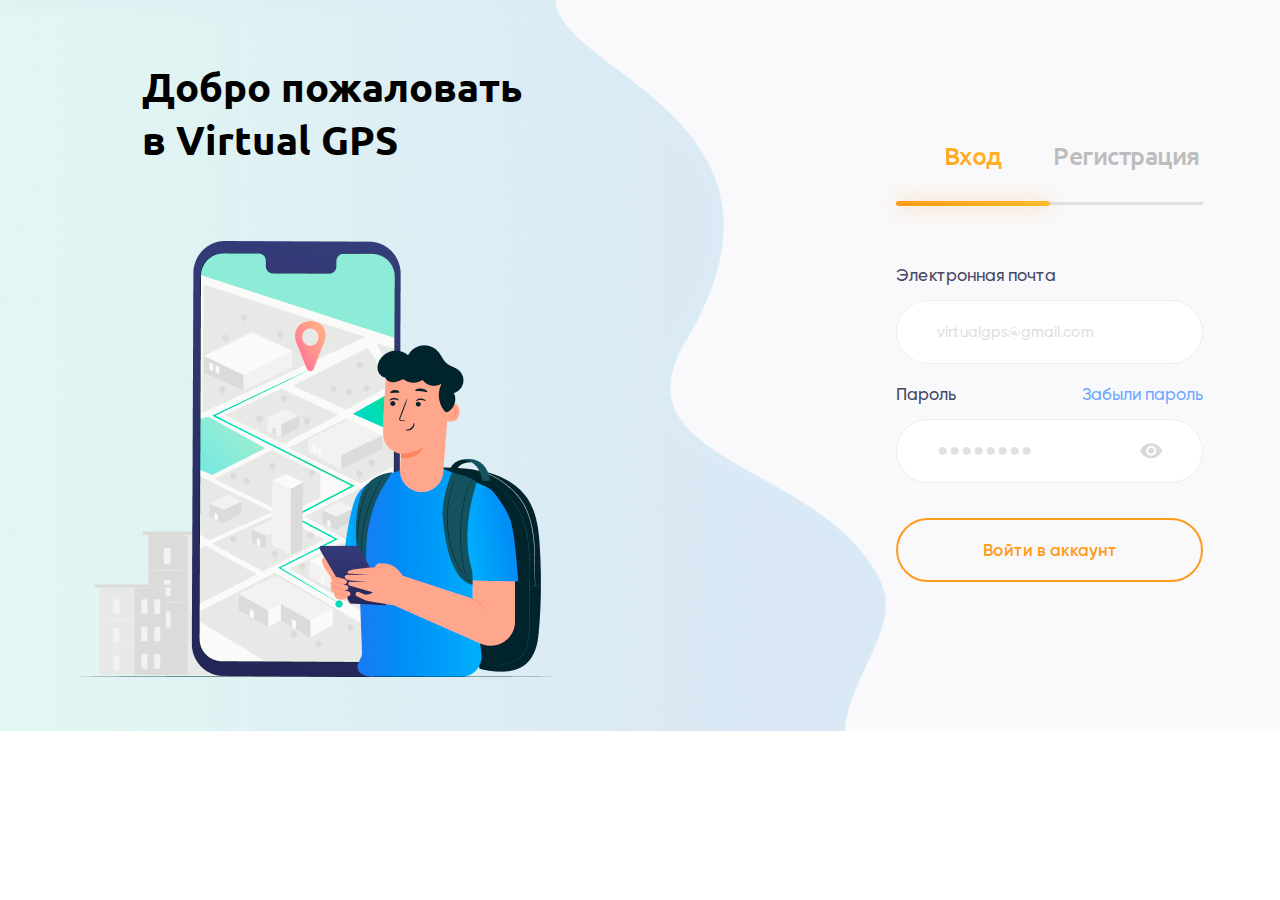
<file: login/index.html>
<!DOCTYPE html>
<html lang="en">
<head>
	<meta charset="UTF-8">
	<meta name="viewport" content="width=device-width, initial-scale=1.0">
	<title>Document</title>
	<link rel="stylesheet" href="css/style.css">
</head>
<body>
	<section class="auth-section">
		<div>
			<h3>Добро пожаловать<br>в Virtual GPS</h3>
			<img src="images/welcome.png" alt="Welcome Image">
		</div>
		<div>
			<div class="tabs">
				<a href="#" class="active">Вход</a>
				<a href="#">Регистрация</a>
				<span class="hr"></span>
			</div>
			<form action="/">
				<label>
					<p>Электронная почта</p>
					<input type="email" placeholder="virtualgps@gmail.com" name="email">
				</label>
				<label>
					<p><span>Пароль</span><a href="#">Забыли пароль</a></p>
					<div class="password-wrapper">
					<input type="password" name="password" placeholder="••••••••">
					<a href="#" class="password-control"></a>	
					</div>
				</label>
				<input type="submit" value="Войти в аккаунт">
			</form>
		</div>
	</section>
	<script src="js/jquery-3.4.1.min.js"></script>
	<script src="js/script.js"></script>
</body>
</html>
</file>
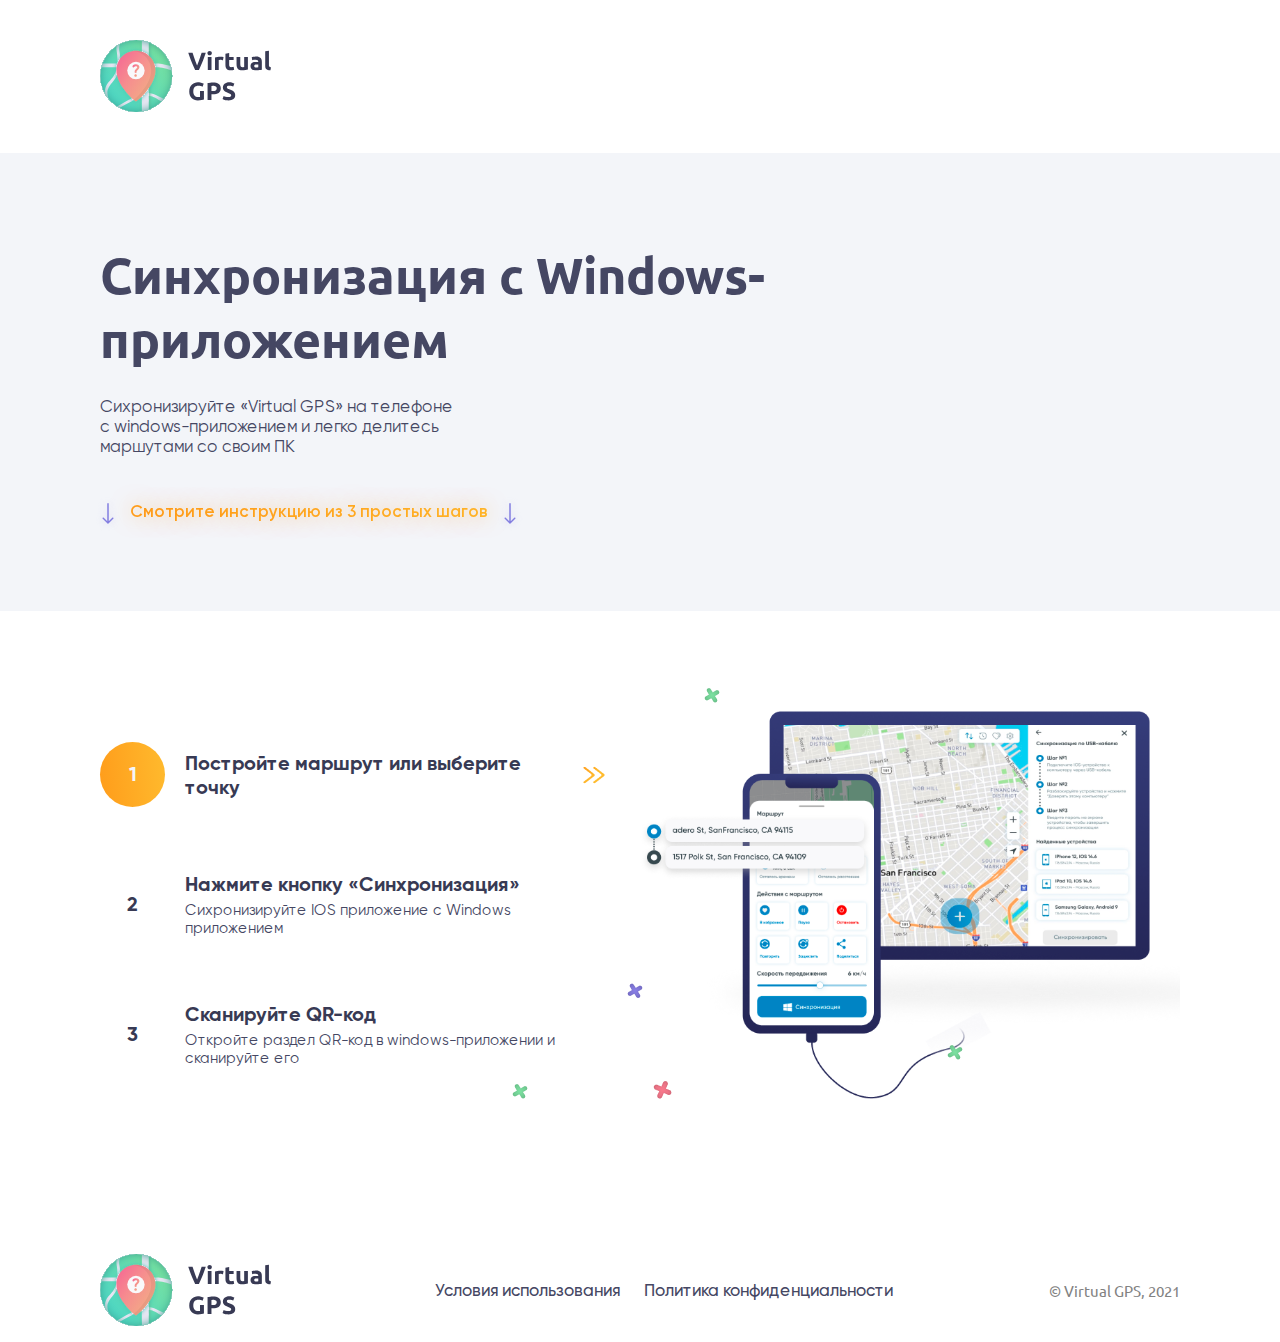
<file: page1/index.html>
<!DOCTYPE html>
<html lang="en">
<head>
	<meta charset="UTF-8">
	<meta name="viewport" content="width=device-width, initial-scale=1.0">
	<title>Document</title>
	<link rel="stylesheet" href="css/style.css">
</head>
<body>
	<header class="content">
		<img src="images/logo.svg" alt="Logo">
	</header>
	<section class="sync content">
		<h3>Синхронизация с Windows-приложением</h3>
		<p>Сихронизируйте «Virtual GPS» на телефоне с windows-приложением и легко делитесь маршутами со своим ПК</p>
		<a href="#">Смотрите инструкцию из 3 простых шагов</a>
	</section>
	<section class="steps content">
		<div class="steps-nav">
			<p class="active"><i>1</i><span>Постройте маршрут или выберите точку</span></p>
			<p><i>2</i><span>Нажмите кнопку «Синхронизация»<span>Сихронизируйте IOS приложение с Windows приложением</span></span></p>
			<p><i>3</i><span>Сканируйте QR-код <span>Откройте раздел QR-код в windows-приложении и сканируйте его</span></span></p>
		</div>
		<p class="steps-mobile"></p>
		<div class="steps-content">
			<img src="images/step1.png" alt="Step 1" class="active">
			<img src="images/step2.png" alt="Step 2">
			<img src="images/step3.png" alt="Step 3">
		</div>
		<span class="icon icon1"></span>
		<span class="icon icon2"></span>
		<span class="icon icon3"></span>
		<span class="icon icon4"></span>
		<span class="icon icon5"></span>
	</section>
	<footer class="content">
		<img src="images/logo.svg" alt="Logo">
		<ul>
			<li><a href="#">Условия использования</a></li>
			<li><a href="#">Политика конфиденциальности</a></li>
		</ul>
		<p>© Virtual GPS, 2021</p>
	</footer>
	<script src="js/jquery-3.4.1.min.js"></script>
	<script src="js/script.js"></script>
</body>
</html>
</file>
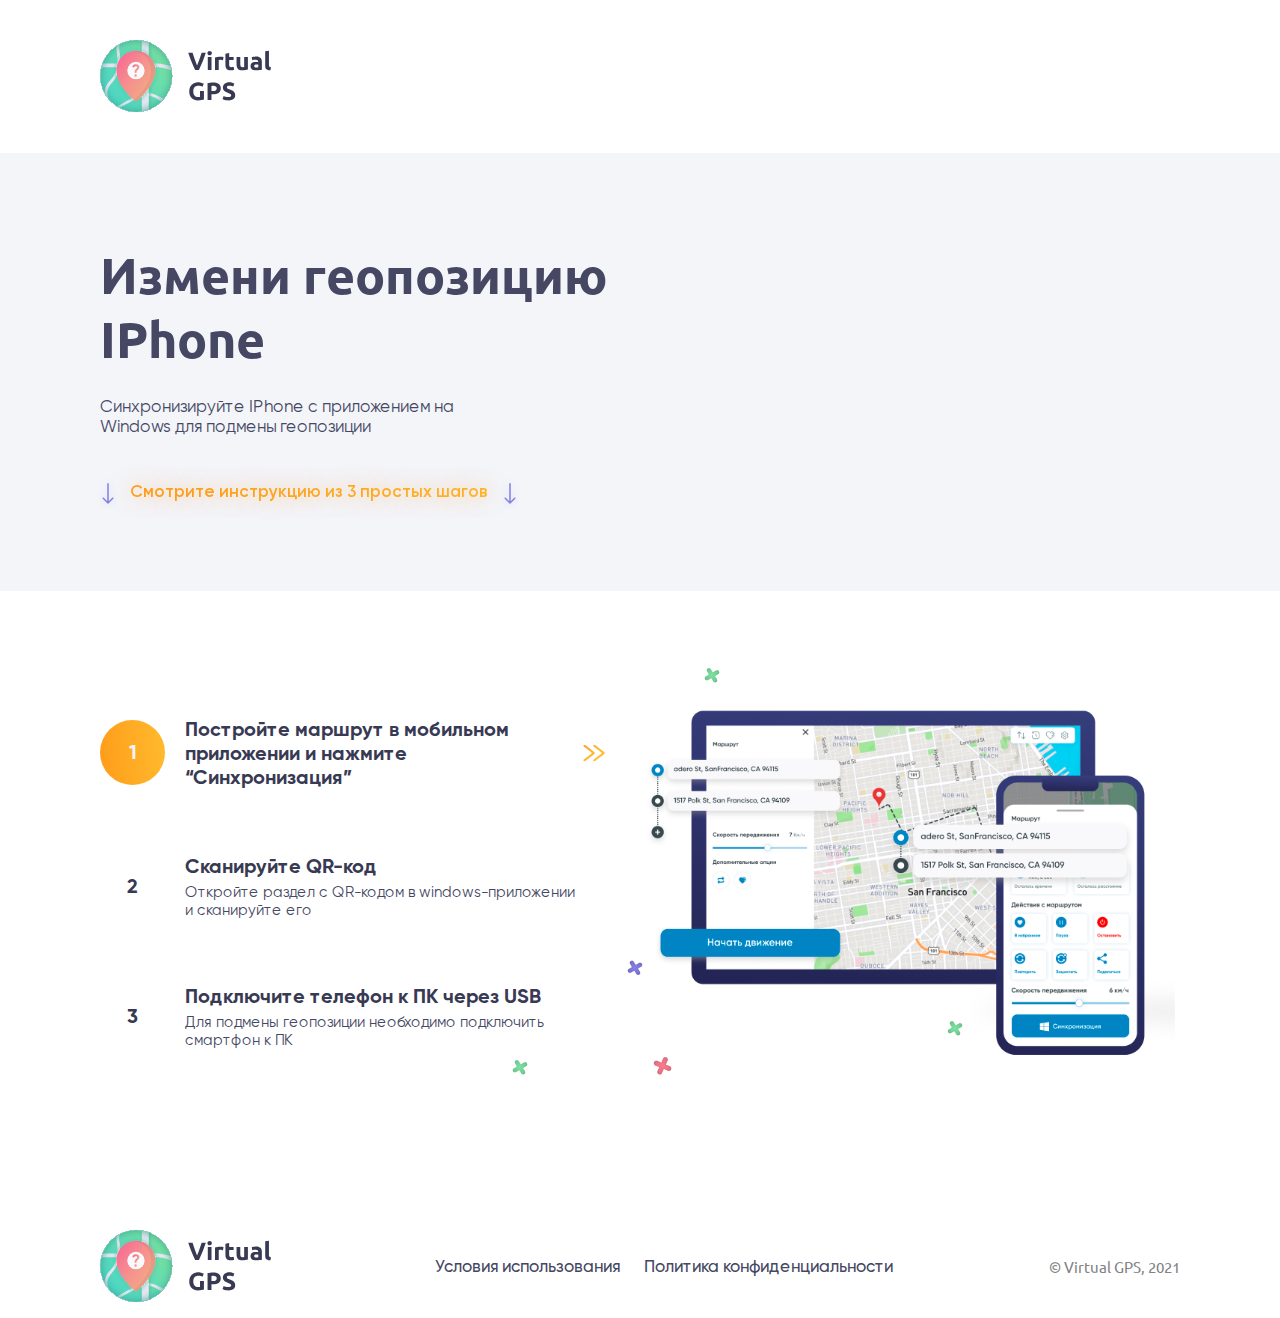
<file: page2/index.html>
<!DOCTYPE html>
<html lang="en">
<head>
	<meta charset="UTF-8">
	<meta name="viewport" content="width=device-width, initial-scale=1.0">
	<title>Document</title>
	<link rel="stylesheet" href="css/style.css">
</head>
<body>
	<header class="content">
		<img src="images/logo.svg" alt="Logo">
	</header>
	<section class="sync content">
		<h3>Измени геопозицию IPhone</h3>
		<p>Синхронизируйте IPhone с приложением на Windows для подмены геопозиции</p>
		<a href="#">Смотрите инструкцию из 3 простых шагов</a>
	</section>
	<section class="steps content">
		<div class="steps-nav">
			<p class="active"><i>1</i><span>Постройте маршрут в мобильном приложении и нажмите “Синхронизация”</span></p>
			<p><i>2</i><span>Сканируйте QR-код<span>Откройте раздел с QR-кодом в windows-приложении и сканируйте его</span></span></p>
			<p><i>3</i><span>Подключите телефон к ПК через USB<span>Для подмены геопозиции необходимо подключить смартфон к ПК</span></span></p>
		</div>
		<p class="steps-mobile"></p>
		<div class="steps-content">
			<img src="images/step1.png" alt="Step 1" class="active">
			<img src="images/step2.png" alt="Step 2">
			<img src="images/step3.png" alt="Step 3">
		</div>
		<span class="icon icon1"></span>
		<span class="icon icon2"></span>
		<span class="icon icon3"></span>
		<span class="icon icon4"></span>
		<span class="icon icon5"></span>
	</section>
	<footer class="content">
		<img src="images/logo.svg" alt="Logo">
		<ul>
			<li><a href="#">Условия использования</a></li>
			<li><a href="#">Политика конфиденциальности</a></li>
		</ul>
		<p>© Virtual GPS, 2021</p>
	</footer>
	<script src="js/jquery-3.4.1.min.js"></script>
	<script src="js/script.js"></script>
</body>
</html>
</file>
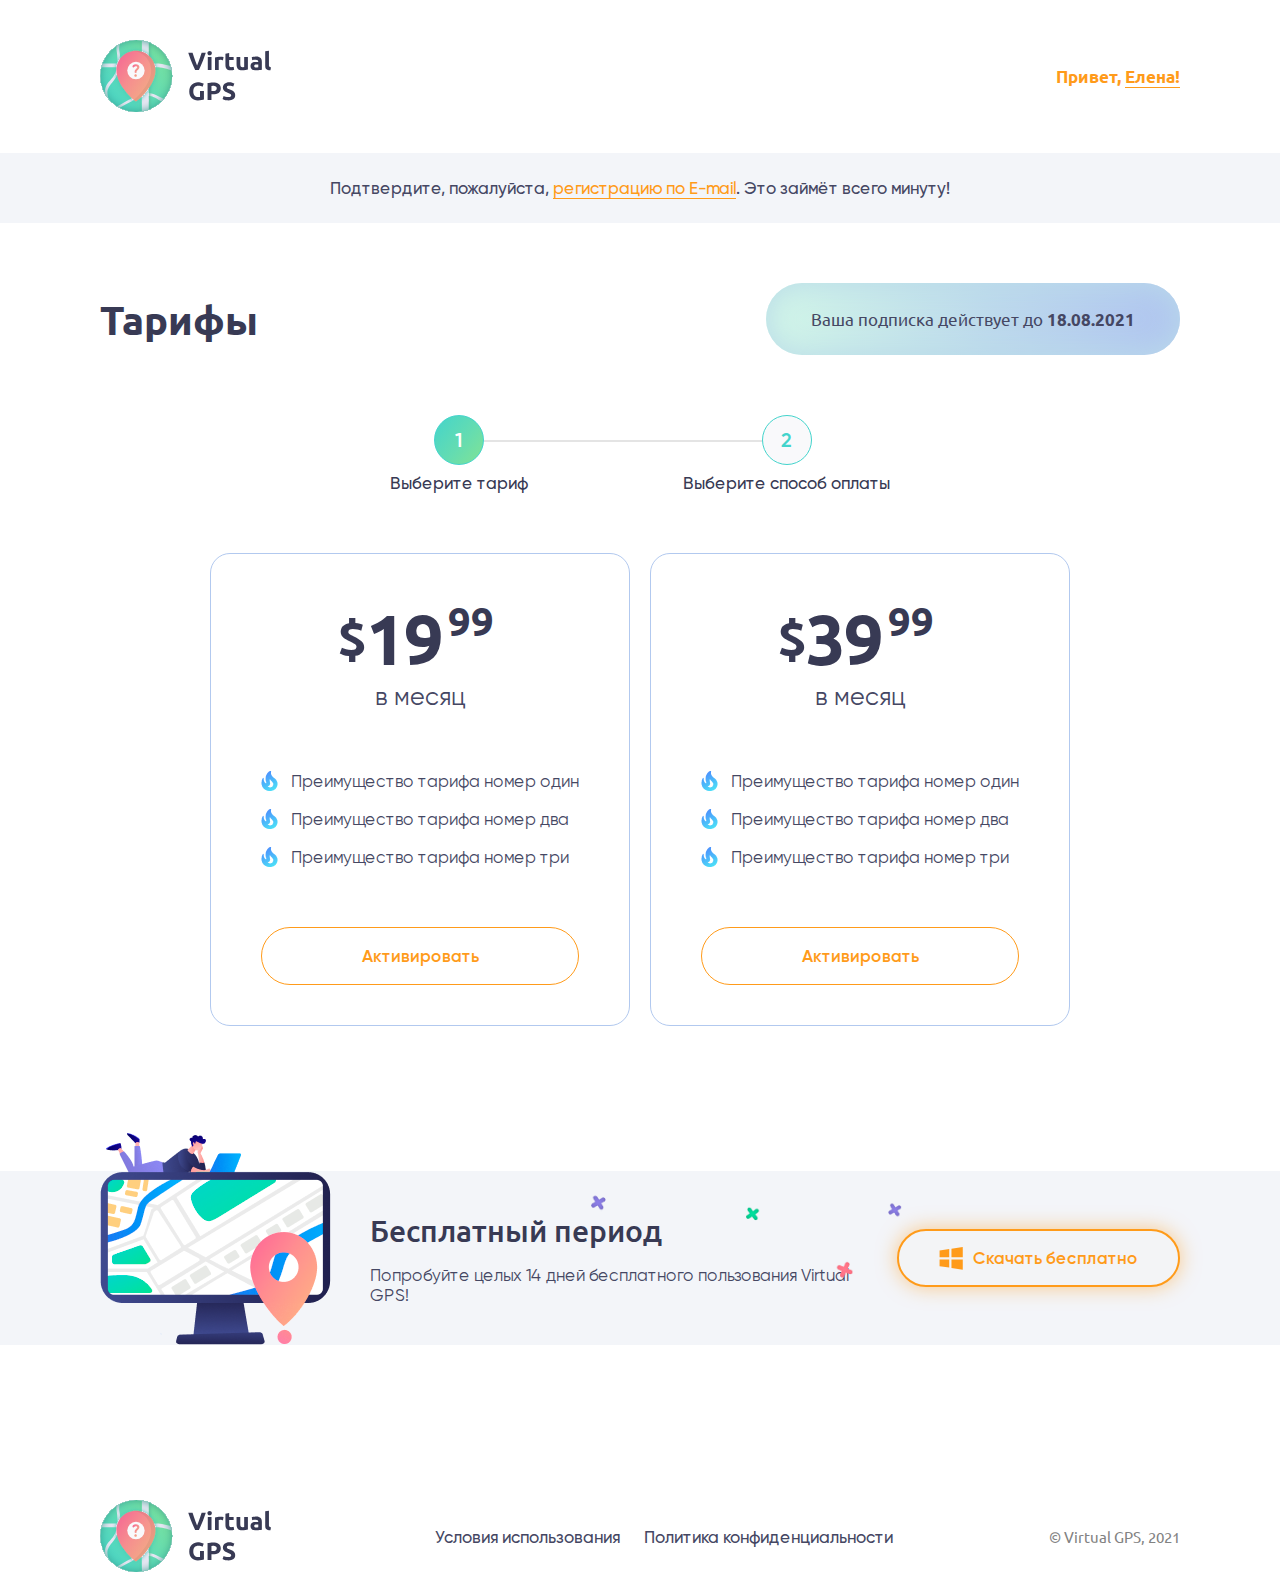
<file: plans/index.html>
<!DOCTYPE html>
<html lang="en">
<head>
	<meta charset="UTF-8">
	<meta name="viewport" content="width=device-width, initial-scale=1.0">
	<title>Document</title>
	<link rel="stylesheet" href="css/style.css">
</head>
<body>
	<header class="content">
		<img src="images/logo.svg" alt="Logo">
		<p class="logged">Привет, <a href="#">Елена!</a></p>
	</header>
	<section class="section--dark section--center">
		<p class="confirm-message">Подтвердите, пожалуйста, <a href="#">регистрацию по E-mail</a>. Это займёт всего минуту!</p>
	</section>
	<section class="plans content">
		<div class="section-heading">
			<h3>Тарифы</h3>
			<p>Ваша подписка действует до <b>18.08.2021</b></p>
		</div>
		<div class="stages-navigation">
			<div>
				<span class="active">1</span>
				<p>Выберите тариф</p>
			</div>
			<div>
				<span>2</span>
				<p>Выберите способ оплаты</p>
			</div>
		</div>
		<div class="plans-wrapper">
			<div class="plan">
				<span class="price"><span>$</span><span>19</span><span class="sup">99</span></span>
				<p>в месяц</p>
				<ul>
					<li>Преимущество тарифа номер один</li>
					<li>Преимущество тарифа номер два</li>
					<li>Преимущество тарифа номер три</li>
				</ul>
				<a href="#" class="btn">Активировать</a>
			</div>
			<div class="plan">
				<span class="price"><span>$</span><span>39</span><span class="sup">99</span></span>
				<p>в месяц</p>
				<ul>
					<li>Преимущество тарифа номер один</li>
					<li>Преимущество тарифа номер два</li>
					<li>Преимущество тарифа номер три</li>
				</ul>
				<a href="#" class="btn">Активировать</a>
			</div>
		</div>
	</section>
	<section class="trial content">
		<img src="images/trial.png" alt="Trial Image" class="trial-background">
		<img src="images/trial-marks.png" alt="Trial Marks" class="trial-icons">
		<div>
			<p>Бесплатный период</p>
			<span>Попробуйте целых 14 дней бесплатного пользования Virtual GPS!</span>
		</div>
		<a href="#" class="download-link"><img src="images/windows.svg" alt="Windows Icon"><span>Скачать бесплатно</span></a>
	</section>
	<footer class="content">
		<img src="images/logo.svg" alt="Logo">
		<ul>
			<li><a href="#">Условия использования</a></li>
			<li><a href="#">Политика конфиденциальности</a></li>
		</ul>
		<p>© Virtual GPS, 2021</p>
	</footer>
</body>
</html>
</file>
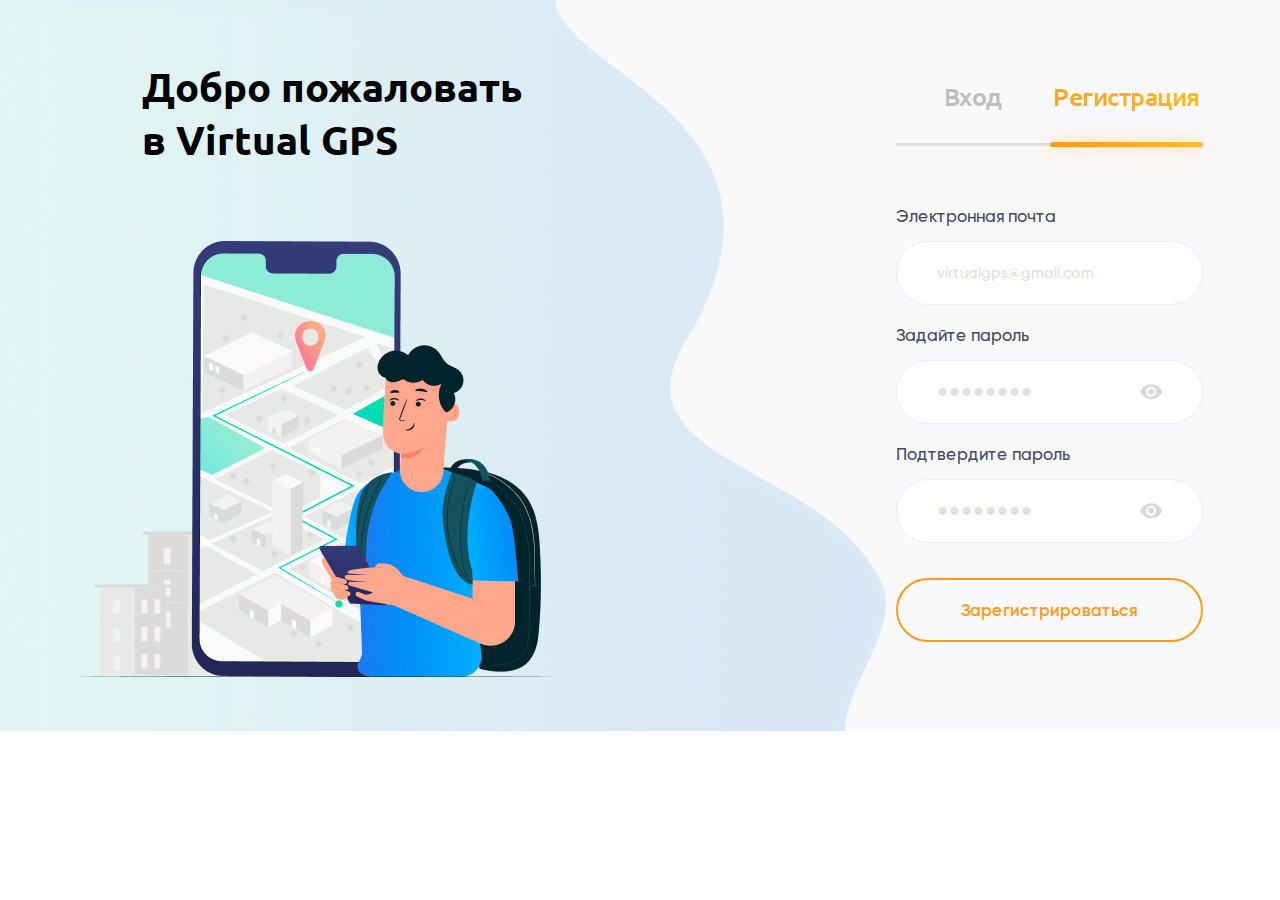
<file: signup/index.html>
<!DOCTYPE html>
<html lang="en">
<head>
	<meta charset="UTF-8">
	<meta name="viewport" content="width=device-width, initial-scale=1.0">
	<title>Document</title>
	<link rel="stylesheet" href="css/style.css">
</head>
<body>
	<section class="auth-section">
		<div>
			<h3>Добро пожаловать<br>в Virtual GPS</h3>
			<img src="images/welcome.png" alt="Welcome Image">
		</div>
		<div>
			<div class="tabs">
				<a href="#">Вход</a>
				<a href="#" class="active">Регистрация</a>
				<span class="hr"></span>
			</div>
			<form action="/">
				<label>
					<p>Электронная почта</p>
					<input type="email" placeholder="virtualgps@gmail.com" name="email">
				</label>
				<label>
					<p>Задайте пароль</p>
					<div class="password-wrapper">
					<input type="password" name="password" placeholder="••••••••">
					<a href="#" class="password-control"></a>	
					</div>
				</label>
				<label>
					<p>Подтвердите пароль</p>
					<div class="password-wrapper">
					<input type="password" name="password" placeholder="••••••••">
					<a href="#" class="password-control"></a>	
					</div>
				</label>
				<input type="submit" value="Зарегистрироваться">
			</form>
		</div>
	</section>
	<script src="js/jquery-3.4.1.min.js"></script>
	<script src="js/script.js"></script>
</body>
</html>
</file>
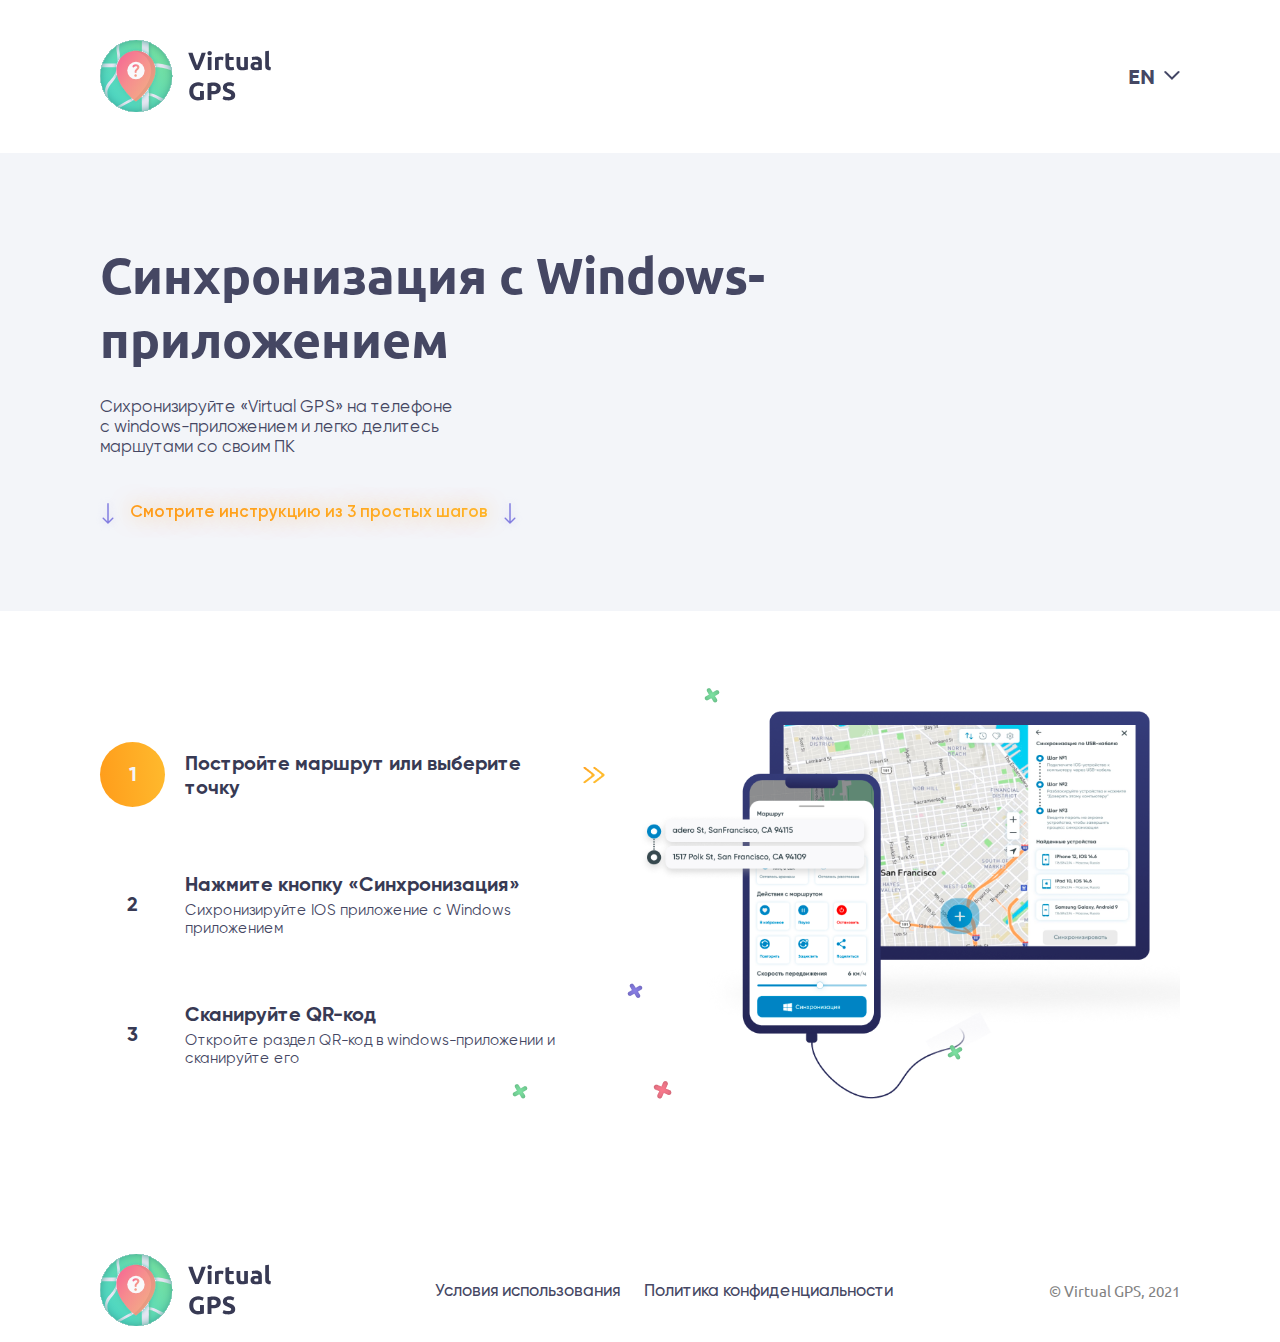
<file: en/page1/index.html>
<!DOCTYPE html>
<html lang="en">
<head>
	<meta charset="UTF-8">
	<meta name="viewport" content="width=device-width, initial-scale=1.0">
	<title>Document</title>
	<link rel="stylesheet" href="css/style.css">
</head>
<body>
	<header class="content">
		<img src="images/logo.svg" alt="Logo">
		<div class="language-switch"><p>EN</p><ul class="language-dropdown"><li><a href="/virtualgps/ru/page1">RU</a></li><li><a href="/virtualgps/en/page1">EN</a></li></ul></div>
	</header>
	<section class="sync content">
		<h3>Синхронизация с Windows-приложением</h3>
		<p>Сихронизируйте «Virtual GPS» на телефоне с windows-приложением и легко делитесь маршутами со своим ПК</p>
		<a href="#">Смотрите инструкцию из 3 простых шагов</a>
	</section>
	<section class="steps content">
		<div class="steps-nav">
			<p class="active"><i>1</i><span>Постройте маршрут или выберите точку</span></p>
			<p><i>2</i><span>Нажмите кнопку «Синхронизация»<span>Сихронизируйте IOS приложение с Windows приложением</span></span></p>
			<p><i>3</i><span>Сканируйте QR-код <span>Откройте раздел QR-код в windows-приложении и сканируйте его</span></span></p>
		</div>
		<p class="steps-mobile"></p>
		<div class="steps-content">
			<img src="images/step1.png" alt="Step 1" class="active">
			<img src="images/step2.png" alt="Step 2">
			<img src="images/step3.png" alt="Step 3">
		</div>
		<span class="icon icon1"></span>
		<span class="icon icon2"></span>
		<span class="icon icon3"></span>
		<span class="icon icon4"></span>
		<span class="icon icon5"></span>
	</section>
	<footer class="content">
		<img src="images/logo.svg" alt="Logo">
		<ul>
			<li><a href="#">Условия использования</a></li>
			<li><a href="#">Политика конфиденциальности</a></li>
		</ul>
		<p>© Virtual GPS, 2021</p>
	</footer>
	<script src="js/jquery-3.4.1.min.js"></script>
	<script src="js/script.js"></script>
</body>
</html>
</file>
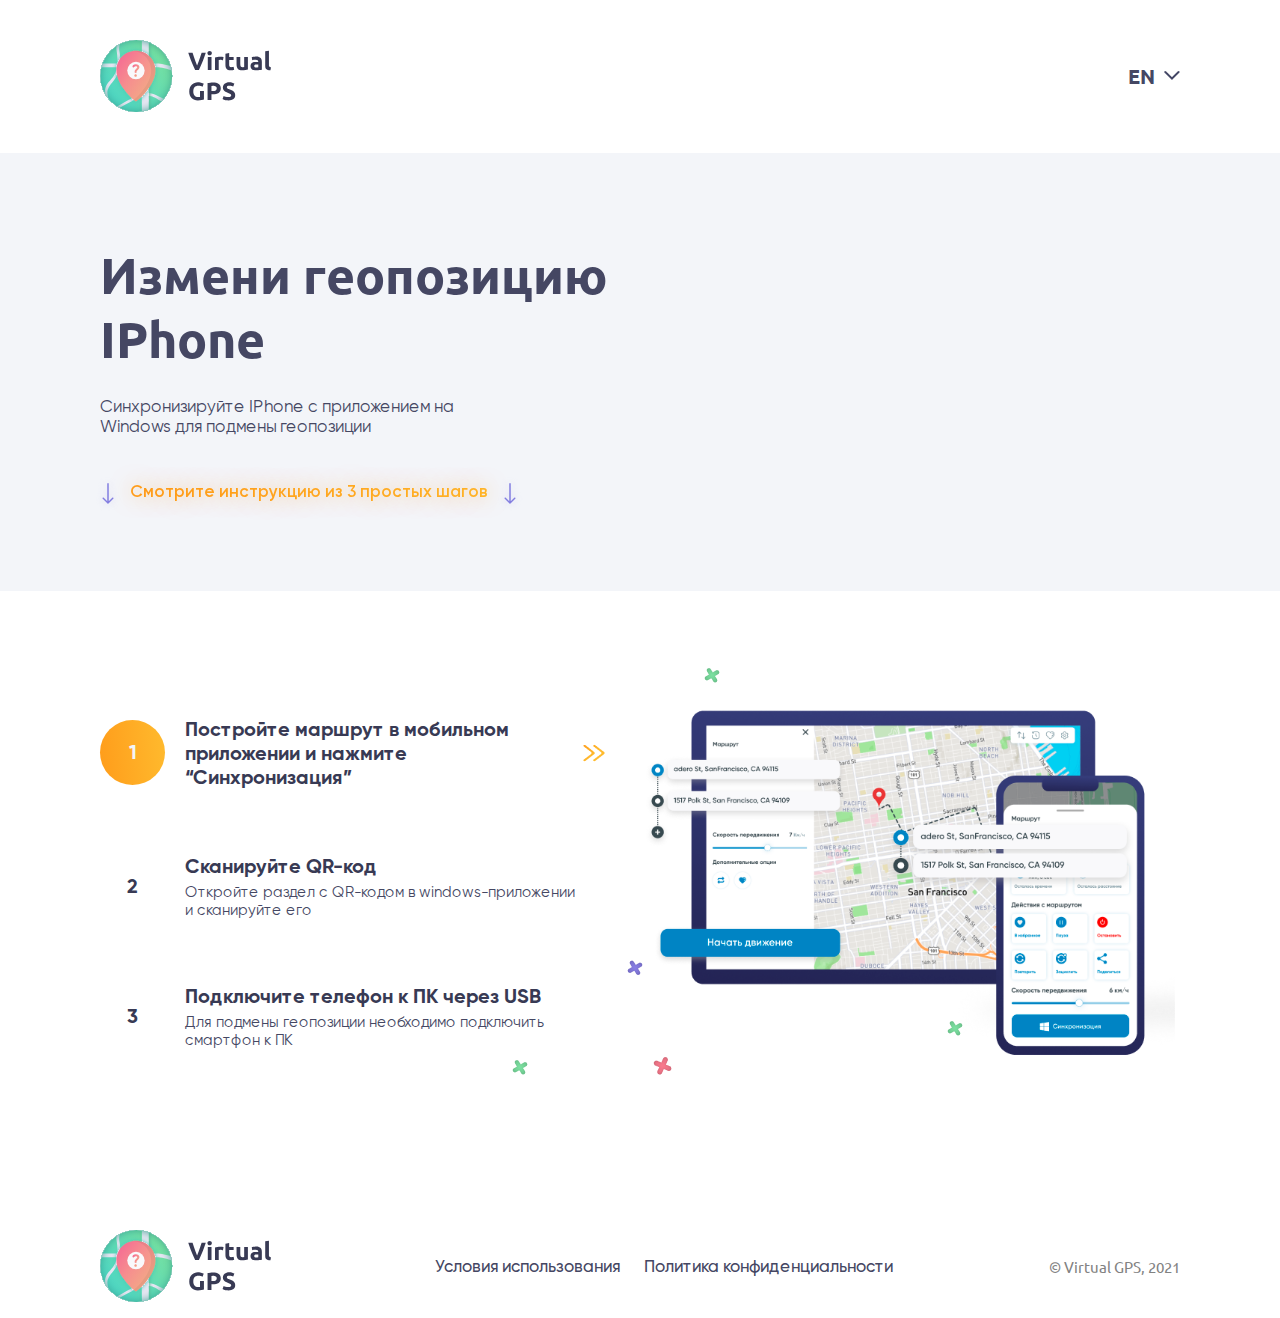
<file: en/page2/index.html>
<!DOCTYPE html>
<html lang="en">
<head>
	<meta charset="UTF-8">
	<meta name="viewport" content="width=device-width, initial-scale=1.0">
	<title>Document</title>
	<link rel="stylesheet" href="css/style.css">
</head>
<body>
	<header class="content">
		<img src="images/logo.svg" alt="Logo">
		<div class="language-switch"><p>EN</p><ul class="language-dropdown"><li><a href="/virtualgps/ru/page2">RU</a></li><li><a href="/virtualgps/en/page2">EN</a></li></ul></div>
	</header>
	<section class="sync content">
		<h3>Измени геопозицию IPhone</h3>
		<p>Синхронизируйте IPhone с приложением на Windows для подмены геопозиции</p>
		<a href="#">Смотрите инструкцию из 3 простых шагов</a>
	</section>
	<section class="steps content">
		<div class="steps-nav">
			<p class="active"><i>1</i><span>Постройте маршрут в мобильном приложении и нажмите “Синхронизация”</span></p>
			<p><i>2</i><span>Сканируйте QR-код<span>Откройте раздел с QR-кодом в windows-приложении и сканируйте его</span></span></p>
			<p><i>3</i><span>Подключите телефон к ПК через USB<span>Для подмены геопозиции необходимо подключить смартфон к ПК</span></span></p>
		</div>
		<p class="steps-mobile"></p>
		<div class="steps-content">
			<img src="images/step1.png" alt="Step 1" class="active">
			<img src="images/step2.png" alt="Step 2">
			<img src="images/step3.png" alt="Step 3">
		</div>
		<span class="icon icon1"></span>
		<span class="icon icon2"></span>
		<span class="icon icon3"></span>
		<span class="icon icon4"></span>
		<span class="icon icon5"></span>
	</section>
	<footer class="content">
		<img src="images/logo.svg" alt="Logo">
		<ul>
			<li><a href="#">Условия использования</a></li>
			<li><a href="#">Политика конфиденциальности</a></li>
		</ul>
		<p>© Virtual GPS, 2021</p>
	</footer>
	<script src="js/jquery-3.4.1.min.js"></script>
	<script src="js/script.js"></script>
</body>
</html>
</file>
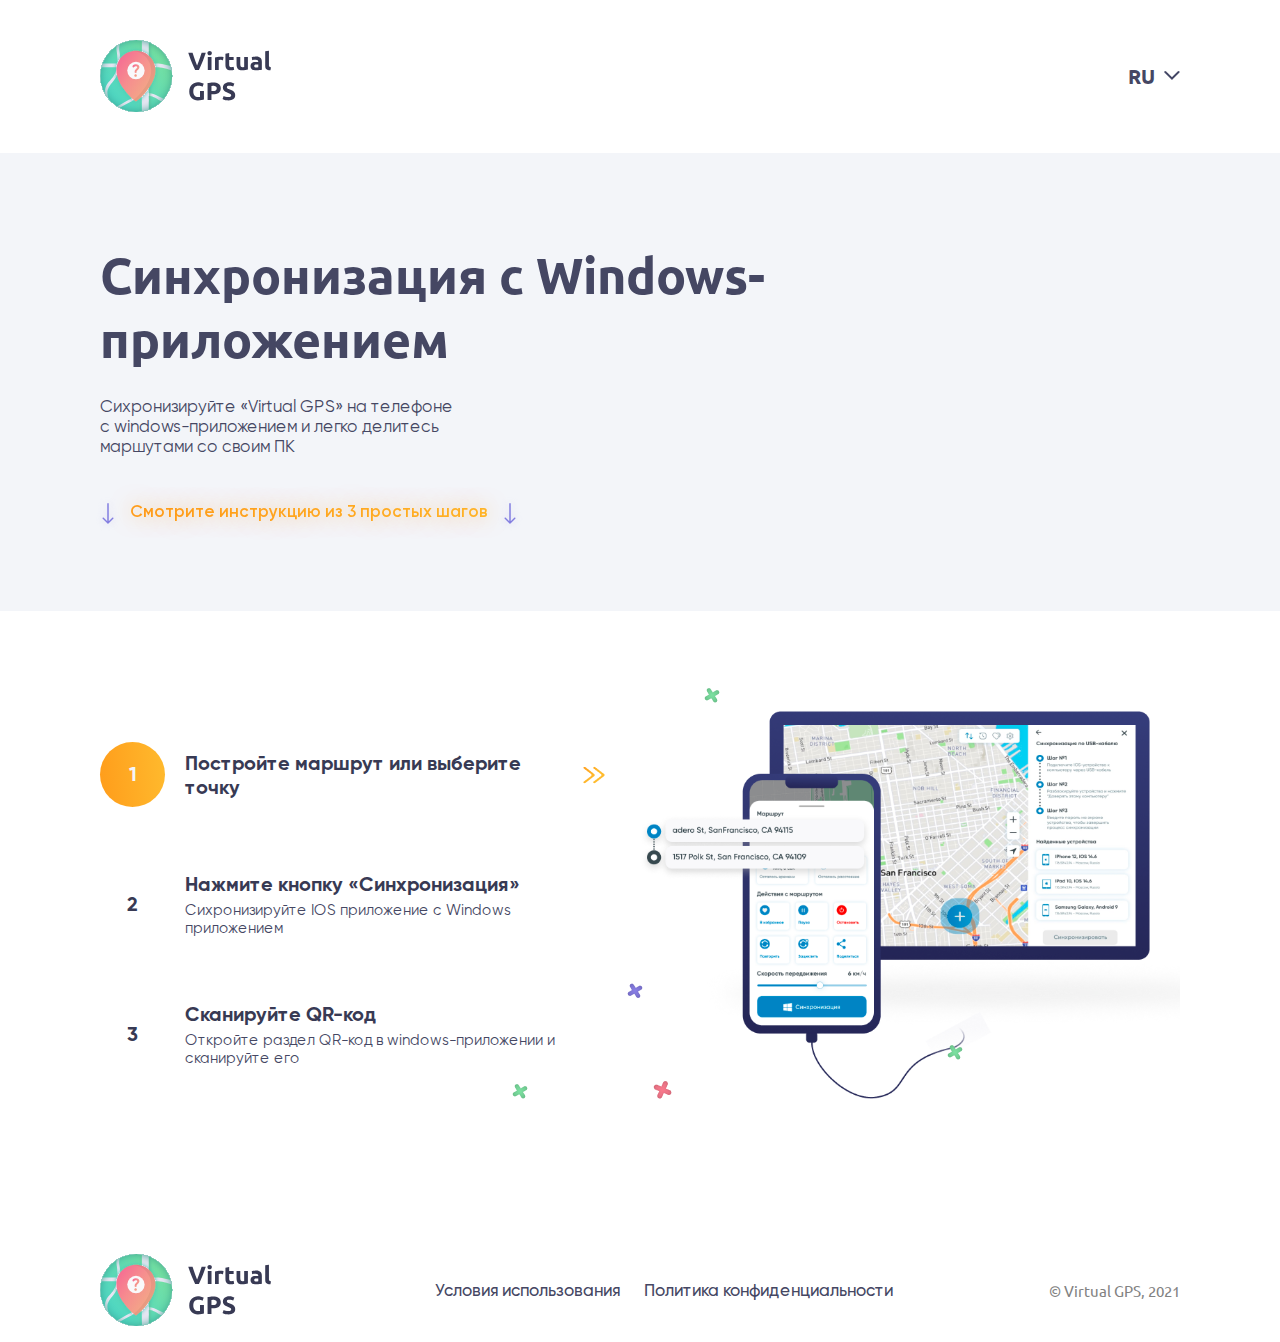
<file: ru/page1/index.html>
<!DOCTYPE html>
<html lang="en">
<head>
	<meta charset="UTF-8">
	<meta name="viewport" content="width=device-width, initial-scale=1.0">
	<title>Document</title>
	<link rel="stylesheet" href="css/style.css">
</head>
<body>
	<header class="content">
		<img src="images/logo.svg" alt="Logo">
		<div class="language-switch"><p>RU</p><ul class="language-dropdown"><li><a href="/virtualgps/ru/page1">RU</a></li><li><a href="/virtualgps/en/page1">EN</a></li></ul></div>
	</header>
	<section class="sync content">
		<h3>Синхронизация с Windows-приложением</h3>
		<p>Сихронизируйте «Virtual GPS» на телефоне с windows-приложением и легко делитесь маршутами со своим ПК</p>
		<a href="#">Смотрите инструкцию из 3 простых шагов</a>
	</section>
	<section class="steps content">
		<div class="steps-nav">
			<p class="active"><i>1</i><span>Постройте маршрут или выберите точку</span></p>
			<p><i>2</i><span>Нажмите кнопку «Синхронизация»<span>Сихронизируйте IOS приложение с Windows приложением</span></span></p>
			<p><i>3</i><span>Сканируйте QR-код <span>Откройте раздел QR-код в windows-приложении и сканируйте его</span></span></p>
		</div>
		<p class="steps-mobile"></p>
		<div class="steps-content">
			<img src="images/step1.png" alt="Step 1" class="active">
			<img src="images/step2.png" alt="Step 2">
			<img src="images/step3.png" alt="Step 3">
		</div>
		<span class="icon icon1"></span>
		<span class="icon icon2"></span>
		<span class="icon icon3"></span>
		<span class="icon icon4"></span>
		<span class="icon icon5"></span>
	</section>
	<footer class="content">
		<img src="images/logo.svg" alt="Logo">
		<ul>
			<li><a href="#">Условия использования</a></li>
			<li><a href="#">Политика конфиденциальности</a></li>
		</ul>
		<p>© Virtual GPS, 2021</p>
	</footer>
	<script src="js/jquery-3.4.1.min.js"></script>
	<script src="js/script.js"></script>
</body>
</html>
</file>
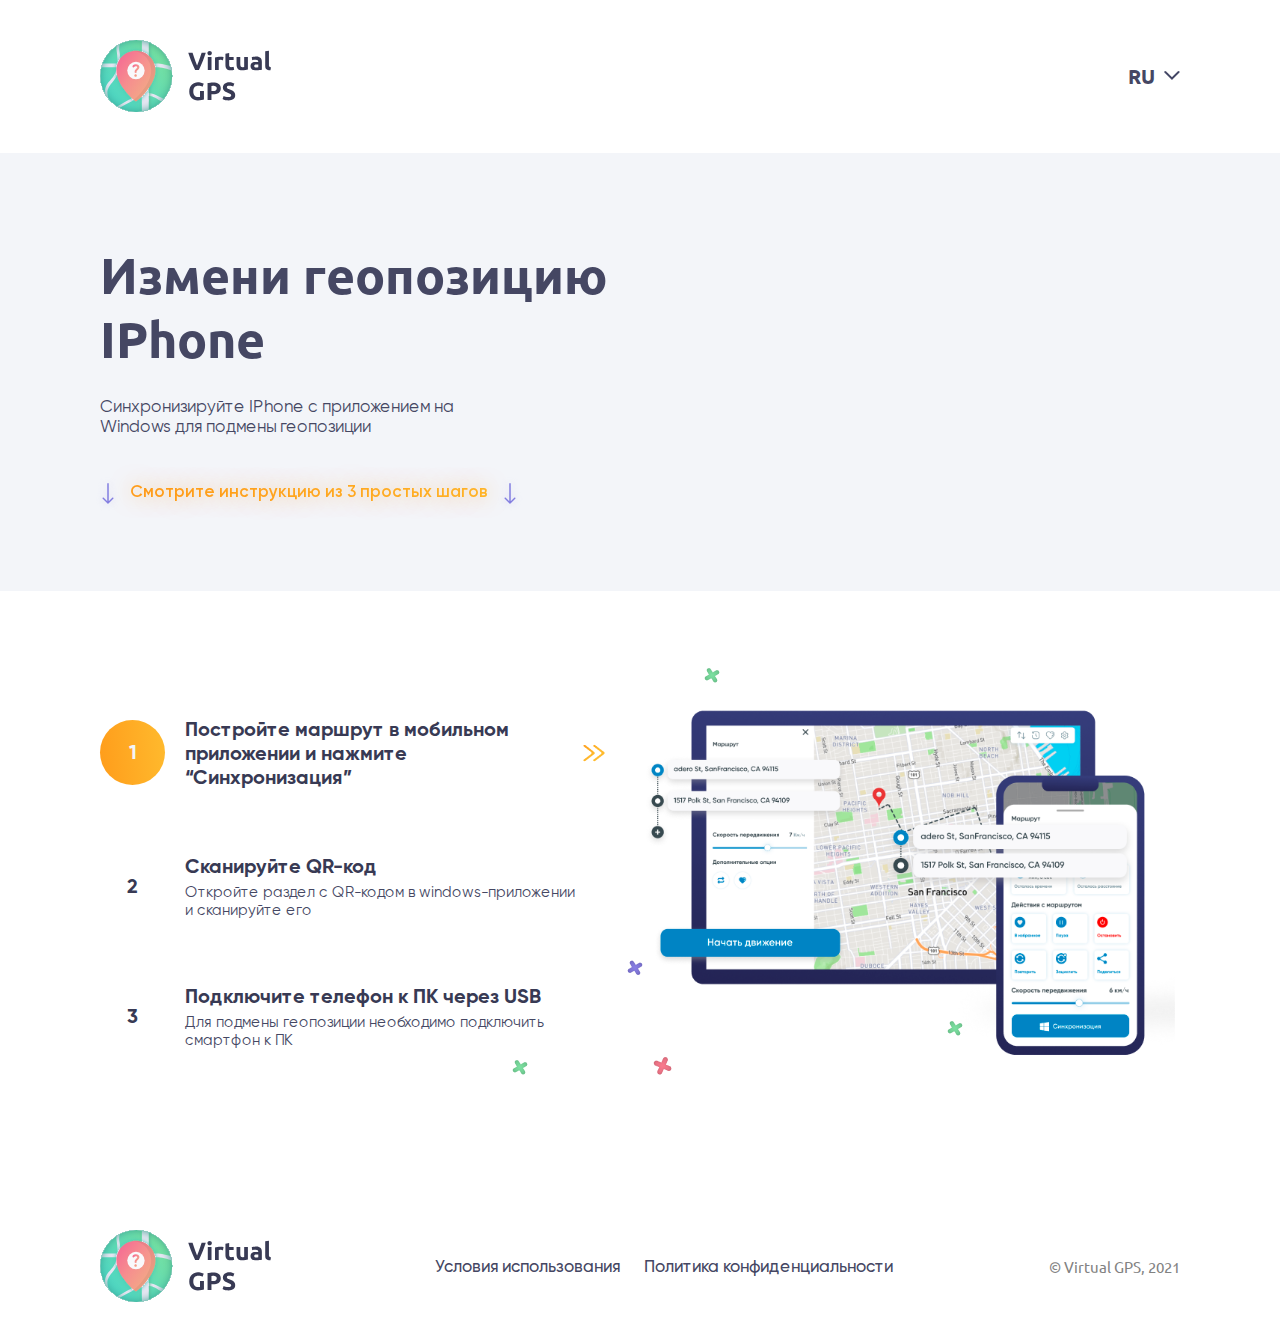
<file: ru/page2/index.html>
<!DOCTYPE html>
<html lang="en">
<head>
	<meta charset="UTF-8">
	<meta name="viewport" content="width=device-width, initial-scale=1.0">
	<title>Document</title>
	<link rel="stylesheet" href="css/style.css">
</head>
<body>
	<header class="content">
		<img src="images/logo.svg" alt="Logo">
		<div class="language-switch"><p>RU</p><ul class="language-dropdown"><li><a href="/virtualgps/ru/page2">RU</a></li><li><a href="/virtualgps/en/page2">EN</a></li></ul></div>
	</header>
	<section class="sync content">
		<h3>Измени геопозицию IPhone</h3>
		<p>Синхронизируйте IPhone с приложением на Windows для подмены геопозиции</p>
		<a href="#">Смотрите инструкцию из 3 простых шагов</a>
	</section>
	<section class="steps content">
		<div class="steps-nav">
			<p class="active"><i>1</i><span>Постройте маршрут в мобильном приложении и нажмите “Синхронизация”</span></p>
			<p><i>2</i><span>Сканируйте QR-код<span>Откройте раздел с QR-кодом в windows-приложении и сканируйте его</span></span></p>
			<p><i>3</i><span>Подключите телефон к ПК через USB<span>Для подмены геопозиции необходимо подключить смартфон к ПК</span></span></p>
		</div>
		<p class="steps-mobile"></p>
		<div class="steps-content">
			<img src="images/step1.png" alt="Step 1" class="active">
			<img src="images/step2.png" alt="Step 2">
			<img src="images/step3.png" alt="Step 3">
		</div>
		<span class="icon icon1"></span>
		<span class="icon icon2"></span>
		<span class="icon icon3"></span>
		<span class="icon icon4"></span>
		<span class="icon icon5"></span>
	</section>
	<footer class="content">
		<img src="images/logo.svg" alt="Logo">
		<ul>
			<li><a href="#">Условия использования</a></li>
			<li><a href="#">Политика конфиденциальности</a></li>
		</ul>
		<p>© Virtual GPS, 2021</p>
	</footer>
	<script src="js/jquery-3.4.1.min.js"></script>
	<script src="js/script.js"></script>
</body>
</html>
</file>
<file: login/css/style.css>
* {
	margin: 0;
	padding: 0;
	box-sizing: border-box;
}
*:focus {
    outline: none;
}
@font-face {
	font-family: "Ubuntu";
	src: url(../fonts/Ubuntu-Bold.ttf) format("truetype");
	font-weight: 700;
}
@font-face {
	font-family: "Ubuntu";
	src: url(../fonts/Ubuntu-Medium.ttf) format("truetype");
	font-weight: 500;
}
@font-face {
	font-family: "Gilroy";
	src: url(../fonts/Gilroy-Medium.eot?) format("eot"),
         url(../fonts/Gilroy-Medium.woff) format("woff"),
         url(../fonts/Gilroy-Medium.ttf) format("truetype");
	font-weight: 500;
}
@font-face {
	font-family: "Gilroy";
	src: url(../fonts/Gilroy-SemiBold.eot?) format("eot"),
         url(../fonts/Gilroy-SemiBold.woff) format("woff"),
         url(../fonts/Gilroy-SemiBold.ttf) format("truetype");
	font-weight: 600;
}
section.auth-section {
	padding-top: 100px;
	padding-bottom: 70px;
	padding-left: 12%;
	padding-right: 12%;
	background-color: #F9F9FB;
	background-image: url(../images/bg.png);
	background-repeat: no-repeat;
	background-position: left center;
	background-size: auto 100%;
	display: flex;
	justify-content: space-between;
	align-items: center;
	outline: none;
}
section.auth-section h3 {
	font-family: "Ubuntu";
	font-weight: 700;
	font-size: 40px;
	margin-bottom: 75px;
	padding-left: 65px;
}
section.auth-section .tabs {
	font-family: "Ubuntu";
	font-weight: 500;
	position: relative;
}
section.auth-section .tabs:after {
	content: " ";
	display: table;
	clear: both;	
}
section.auth-section .tabs a {
	display: inline-block;
	width: 50%;
	float: left;
	color: #BDBDBD;
	text-decoration: none;
	font-size: 25px;
	text-align: center;
	letter-spacing: -0.5px;
	padding-bottom: 30px;
	border-bottom: 3px #E0E0E0 solid;
	transition: .2s ease-in-out;
}
section.auth-section .tabs a.active {
	background: linear-gradient(45deg, #FF9B1A, #FFBB2E);
	-webkit-background-clip: text;
	-webkit-text-fill-color: transparent;
	color: #FF9B1A;
}
section.auth-section .tabs .hr {
	position: absolute;
	display: block;
	width: 50%;
	height: 5px;
	background: linear-gradient(84.64deg, #FF9B1A -4.88%, #FFBB2E 102.53%);
	box-shadow: 0px 0px 20px rgba(255, 155, 26, 0.5);
	border-radius: 50px;
	bottom: -1px;
	left: 0;
	transition: .2s ease-in-out;
}
section.auth-section form {
	margin-top: 60px;
}
section.auth-section form p {
	font-family: "Gilroy";
	color: #454763;
	font-size: 17px;
	font-weight: 500;
	display: flex;
	justify-content: space-between;
}
section.auth-section form input {
	width: 24vw;
	max-width: 430px;
	height: 64px;
	font-size: 15px;
	font-family: "Gilroy";
	font-weight: 500;
	padding: 0 40px;
	border: 1.5px solid #EDEEF2;
	color: #E0E0E0;
	border-radius: 50px;
	margin-bottom: 20px;
	margin-top: 15px;
}
section.auth-section form input[type=password] {
	font-size: 35px;
}
section.auth-section form input[type=submit] {
	background: #F9F9FB;
	border: 2px solid #FF9B1A;
	color: #FF9B1A;
	cursor: pointer;
	font-weight: 600;
	font-size: 17px;
	transition: .2s ease-in;
}
section.auth-section form input[type=submit]:hover {
	color: #fff;
	background: #FF9B1A;
}
section.auth-section form input::-webkit-input-placeholder {
  color: #E0E0E0;
}
section.auth-section form input:-ms-input-placeholder {
  color: #E0E0E0;
}
section.auth-section form input::-moz-placeholder {
  color: #E0E0E0;
  opacity: 1;
}
section.auth-section form input:-moz-placeholder {
  color: #E0E0E0;
  opacity: 1;
}
section.auth-section form a {
	color: #71A8FF;
	text-decoration: none;
}
section.auth-section form .password-control {
	position: absolute;
	top: 50%;
	right: 40px;
	display: inline-block;
	width: 23px;
	height: 16px;
	margin-top: -8px;
	background-image: url(../images/password.png);
	background-repeat: no-repeat;
	background-size: 100% auto;
	background-position: center center;
	opacity: .2;
	transition: .2s ease-in;
}
section.auth-section form .password-control.active:hover,
section.auth-section form .password-control.active.view {
	opacity: 1;
}
section.auth-section form .password-wrapper {
	margin-bottom: 20px;
	margin-top: 15px;
	position: relative;
}
section.auth-section form .password-wrapper input {
	margin: 0;
	padding-right: 80px;
}
@media (max-width: 1450px) {
	section.auth-section {
		padding-left: 6%;
		padding-right: 6%;
		padding-top: 60px;
		padding-bottom: 50px;
		background-position-x: -100px;
	}
}
@media (max-width: 1200px) {
	section.auth-section h3 {
		padding-left: 0;
	}
	section.auth-section img {
		width: 400px;
	}
	section.auth-section form input {
		width: 35vw;
	}
}
@media (max-width: 990px) {
	section.auth-section {
		background-position-x: -240px;
	}
	section.auth-section img {
		width: 300px;
	}
}
@media (max-width: 800px) {
	section.auth-section h3 {
		font-size: 35px;
		margin-bottom: 40px;
	}
	section.auth-section .tabs a {
		font-size: 20px;
	}
	section.auth-section form {
		margin-top: 40px;
	}
	section.auth-section form p {
		font-size: 16px;
	}
	section.auth-section form input[type=submit] {
		font-size: 16px;
	}
}
@media (max-width: 700px) {
	section.auth-section h3 {
		font-size: 30px;
	}
	section.auth-section img {
		width: 260px;
	}
	section.auth-section {
		background-position-x: -345px;
	}
	section.auth-section form input {
		width: 40vw;
	}
	section.auth-section > div:last-child {
		flex-shrink: 0;
		margin-left: 20px;
	}
}
@media (max-width: 600px) {
	section.auth-section .tabs a {
		padding-bottom: 20px;
		font-size: 16px;
	}
	section.auth-section img {
		width: 200px;
	}
}
@media (max-width: 500px) {
	section.auth-section {
		background-position-x: -400px;
		padding-top: 40px;
		padding-bottom: 40px;
	}
	section.auth-section h3 {
		font-size: 26px;
	}
	section.auth-section form p {
		font-size: 14px;
	}
	section.auth-section form input {
		padding: 0 20px;
		height: 50px;
	}
	section.auth-section form .password-control {
		right: 20px;
	}
	section.auth-section form .password-wrapper input {
		padding-right: 60px;
	}
	section.auth-section .tabs a {
	    padding-bottom: 16px;
	    font-size: 14px;
	    border-bottom: 2px #E0E0E0 solid;
	}
	section.auth-section .tabs .hr {
		height: 4px;
	}
}
@media (max-width: 420px) {
	section.auth-section {
		padding-top: 30px;
		padding-bottom: 30px;
		padding-left: 20px;
		padding-right: 20px;
		background-position-x: -320px;
		flex-direction: column;
	}
	section.auth-section > * {
		width: 100%;
		text-align: center;
	}
	section.auth-section > div:last-child {
		margin-left: 0;
		margin-top: 30px;
	}
	section.auth-section h3 {
		font-size: 22px;
		margin-bottom: 20px;
	}
	section.auth-section img {
		width: 140px;
	}
	section.auth-section form p {
		font-size: 12px;
	}
	section.auth-section form input,
	section.auth-section form input[type=submit] {
		font-size: 13px;
	}
	section.auth-section form input {
		width: 100%;
	}

}
</file>
<file: page1/css/style.css>
* {
	margin: 0;
	padding: 0;
	box-sizing: border-box;
}
*:focus {
    outline: none;
}
a {
	color: inherit;
	text-decoration: none;
}
@font-face {
	font-family: "Ubuntu";
	src: url(../fonts/Ubuntu-Bold.ttf) format("truetype");
	font-weight: 700;
}
@font-face {
	font-family: "Ubuntu";
	src: url(../fonts/Ubuntu-Medium.ttf) format("truetype");
	font-weight: 500;
}
@font-face {
	font-family: "Ubuntu";
	src: url(../fonts/Ubuntu-Regular.ttf) format("truetype");
	font-weight: 400;
}
@font-face {
	font-family: "Gilroy";
	src: url(../fonts/Gilroy-Regular.eot?) format("eot"),
         url(../fonts/Gilroy-Regular.woff) format("woff"),
         url(../fonts/Gilroy-Regular.ttf) format("truetype");
	font-weight: 400;
}
@font-face {
	font-family: "Gilroy";
	src: url(../fonts/Gilroy-Medium.eot?) format("eot"),
         url(../fonts/Gilroy-Medium.woff) format("woff"),
         url(../fonts/Gilroy-Medium.ttf) format("truetype");
	font-weight: 500;
}
@font-face {
	font-family: "Gilroy";
	src: url(../fonts/Gilroy-SemiBold.eot?) format("eot"),
         url(../fonts/Gilroy-SemiBold.woff) format("woff"),
         url(../fonts/Gilroy-SemiBold.ttf) format("truetype");
	font-weight: 600;
}
@font-face {
	font-family: "Gilroy";
	src: url(../fonts/Gilroy-Bold.eot?) format("eot"),
         url(../fonts/Gilroy-Bold.woff) format("woff"),
         url(../fonts/Gilroy-Bold.ttf) format("truetype");
	font-weight: 700;
}
.content {
	padding-left: 320px;
	padding-right: 320px;
}
header, footer {
	display: flex;
	justify-content: space-between;
	align-items: center;
}
header {
	padding-top: 40px;
	padding-bottom: 40px;
}
section {
	font-family: "Gilroy";
	font-weight: 400;
	font-size: 17px;
	color: #454763;
}
section.sync {
	background: #F3F5F9;
	padding-right: 40%;
	padding-top: 90px;
	padding-bottom: 90px;
}
section.sync h3 {
	font-family: "Ubuntu";
	font-weight: 700;
	font-size: 50px;
}
section.sync p {
	width: 60%;
	margin-top: 25px;
	margin-bottom: 45px;
}
section.sync a {
	font-weight: 600;
	text-shadow: 0px 0px 20px rgba(255, 155, 26, 0.5);
	background: linear-gradient(45deg, #FF9B1A, #FFBB2E);
	-webkit-background-clip: text;
	-webkit-text-fill-color: transparent;
	color: #FF9B1A;
	position: relative;
	padding: 0 30px;
}
section.sync a:after,
section.sync a:before {
	position: absolute;
	content: "";
	display: block;
	width: 32px;
	height: 41px;
	background-image: url(../images/arrow.png);
	background-repeat: no-repeat;
	background-size: 100% auto;
	background-position: center center;
	top: -8px;
}
section.sync a:before {
	left: -8px;
}
section.sync a:after {
	right: -8px;
}
section.steps {
	margin-top: 100px;
	margin-bottom: 100px;
	display: flex;
	justify-content: space-between;
	align-items: center;
	position: relative;
}
section.steps .icon {
	display: block;
	position: absolute;
	background-repeat: no-repeat;
	background-size: 100% auto;
	background-position: center center;
	animation: rotate 3s ease-in-out 0s infinite;
	transition: .7s ease-in-out;
}
@keyframes rotate {
	0% {
		transform: rotate(0deg);
	}
	100% {
		transform: rotate(180deg);
	}
}
section.steps .icon1 {
	bottom: 0;
	left: 40%;
}
section.steps .icon2 {
	bottom: 26%;
	left: 49%;
}
section.steps .icon3 {
	bottom: 0;
	left: 51%;
}
section.steps .icon4 {
	top: -6%;
	left: 55%;
}
section.steps .icon5 {
	bottom: 10%;
	left: 74%;
}

section.steps .icon1.state1 {
	bottom: -1%;
	left: 38%;
}
section.steps .icon2.state1 {
	bottom: 24%;
	left: 47%;
}
section.steps .icon3.state1 {
	bottom: 2%;
	left: 50%;
}
section.steps .icon4.state1 {
	top: -4%;
	left: 57%;
}
section.steps .icon5.state1 {
	bottom: 8%;
	left: 70%;
}

section.steps .icon1.state2 {
	bottom: 2%;
	left: 42%;
}
section.steps .icon2.state2 {
	bottom: 60%;
	left: 51%;
}
section.steps .icon3.state2 {
	bottom: 12%;
	left: 60%;
}
section.steps .icon4.state2 {
	top: -10%;
	left: 47%;
}
section.steps .icon5.state2 {
	bottom: 4%;
	left: 70%;
}
section.steps .icon1,
section.steps .icon4,
section.steps .icon5 {
	background-image: url(../images/icon1.png);
}
section.steps .icon2 {
	background-image: url(../images/icon2.png);
}
section.steps .icon3 {
	background-image: url(../images/icon3.png);
	width: 19px;
	height: 18px;
}
section.steps .icon1,
section.steps .icon4,
section.steps .icon5,
section.steps .icon2 {
	width: 16px;
	height: 15px;
}
div.steps-nav {
	width: 44%;
}
div.steps-content {
	width: 50%;
}
div.steps-content img {
	display: none;
	width: 100%;
}
div.steps-content img.active {
	display: block;
}
div.steps-nav p {
	display: flex;
	align-items: center;
	margin-top: 65px;
	color: #383A54;
	font-weight: 700;
	font-size: 20px;
	cursor: pointer;
}
div.steps-nav p:first-child {
	margin-top: 0;
}
div.steps-nav p span span {
	font-size: 15px;
	color: #454763;
	font-weight: 400;
	display: block;
	margin-top: 5px;
}
div.steps-nav i {
	display: block;
	width: 65px;
	height: 65px;
	text-align: center;
	line-height: 65px;
	border-radius: 50%;
	color: #383A54;
	font-weight: 700;
	font-size: 20px;
	font-style: normal;
	margin-right: 20px;
	flex-shrink: 0;
}
div.steps-nav p.active {
	position: relative;
}
div.steps-nav p.active i {
	background: linear-gradient(84.64deg, #FF9B1A -4.88%, #FFBB2E 102.53%);
	color: #F3F5F9;
}
div.steps-nav p.active:after {
	position: absolute;
	content: "";
	display: block;
	width: 22px;
	height: 18px;
	background-image: url(../images/arrows.png);
	background-repeat: no-repeat;
	background-size: 100% auto;
	background-position: center center;
	top: 50%;
	margin-top: -9px;
	right: -30px;
}
footer {
	padding-top: 15px;
	padding-bottom: 15px;
	margin-top: 140px;
}
footer p {
	font-family: "Ubuntu";
	font-weight: 400;
	font-size: 15px;
	color: #828282;
}
footer li {
	list-style: none;
	display: inline-block;
	font-weight: 500;
	font-family: "Gilroy";
	font-size: 17px;
	color: #454763;
	margin-right: 70px;
}
footer li:last-child {
	margin-right: 0;
}
p.steps-mobile {
	display: none;
}
@media (max-width: 1760px) {
	.content {
		padding-left: 200px;
		padding-right: 200px;
	}
}
@media (max-width: 1300px) {
	.content {
		padding-left: 100px;
		padding-right: 100px;
	}
	footer li {
		margin-right: 20px;
	}
}
@media (max-width: 1080px) {
	.content {
		padding-left: 40px;
		padding-right: 40px;
	}
}
@media (max-width: 990px) {
	section.steps .icon {
		display: none;
	}
	section.sync {
		padding-top: 50px;
		padding-bottom: 50px;
	}
}
@media (max-width: 860px) {
	footer {
		flex-direction: column;
		justify-content: center;
		text-align: center;
	}
	footer li {
		margin-right: 0;
	}
	footer > * {
		margin: 10px 0;
	}
}
@media (max-width: 768px) {
	body {
		background: #F3F5F9;
	}
	section.sync h3 {
		font-size: 30px;
	}
	section.sync {
		padding-right: 40px;
		padding-bottom: 0;
	}
	section.sync p {
		width: 100%;
		font-size: 15px;
		margin-top: 15px;
		margin-bottom: 0;
	}
	section.sync a {
		display: none;
	}
	section.steps {
		margin-top: 35px;
		background: #fff;
		border-radius: 20px;
		margin-left: 40px;
		margin-right: 40px;
		padding: 30px 15px;
		flex-direction: column;
		margin-bottom: 0;
	}
	div.steps-nav p {
		display: inline-block;
		margin-top: 0;
		margin-right: 15px;
		-webkit-tap-highlight-color: rgba(0, 0, 0, 0);
	}
	div.steps-nav p:last-child {
		margin-right: 0;
	}
	div.steps-nav p.active:after {
		display: none;
	}
	div.steps-nav p span {
		display: none;
	}
	div.steps-nav {
		width: auto;
		display: inline-block;
	}
	div.steps-nav p i {
		margin-right: 0;
		background: #F3F5F9;
		color: #8B8DAB;
	}
	div.steps-nav p:nth-child(2) i {
		width: 51px;
		height: 51px;
		line-height: 51px;
		font-size: 16px;
	}
	div.steps-nav p:nth-child(3) i {
		width: 38px;
		height: 38px;
		line-height: 38px;
		font-size: 12px;
	}
	div.steps-nav p.active i {
		width: 58px;
		height: 58px;
		line-height: 58px;
		font-size: 18px;
	}
	div.steps-nav p.medium i {
		width: 51px;
		height: 51px;
		line-height: 51px;
		font-size: 16px;
	}
	div.steps-nav p.small i {
		width: 38px;
		height: 38px;
		line-height: 38px;
		font-size: 12px;
	}
	p.steps-mobile {
		display: block;
		margin-top: 30px;
		font-size: 18px;
		font-weight: 700;
		color: #383A54;
		text-align: center;
	}
	p.steps-mobile span {
		display: block;
		margin-top: 10px;
		font-weight: 400;
		font-size: 15px;
		color: #454763;
	}
	div.steps-content {
		margin-top: 35px;
		width: 90%;
	}
	footer {
		margin-top: 55px;
	}
}
@media (max-width: 600px) {
	footer {
		margin-top: 30px;
	}
}
@media (max-width: 400px) {
	.content {
		padding-left: 20px;
		padding-right: 20px;
	}
	section.sync {
		padding-right: 20px;
	}
	section.steps {
		margin-left: 20px;
		margin-right: 20px;
	}
}
@media (max-width: 360px) {
	header {
		flex-direction: column;
		justify-content: center;
		text-align: center;
	}
	header > * {
		margin: 10px 0;
	}
}
</file>
<file: page2/css/style.css>
* {
	margin: 0;
	padding: 0;
	box-sizing: border-box;
}
*:focus {
    outline: none;
}
a {
	color: inherit;
	text-decoration: none;
}
@font-face {
	font-family: "Ubuntu";
	src: url(../fonts/Ubuntu-Bold.ttf) format("truetype");
	font-weight: 700;
}
@font-face {
	font-family: "Ubuntu";
	src: url(../fonts/Ubuntu-Medium.ttf) format("truetype");
	font-weight: 500;
}
@font-face {
	font-family: "Ubuntu";
	src: url(../fonts/Ubuntu-Regular.ttf) format("truetype");
	font-weight: 400;
}
@font-face {
	font-family: "Gilroy";
	src: url(../fonts/Gilroy-Regular.eot?) format("eot"),
         url(../fonts/Gilroy-Regular.woff) format("woff"),
         url(../fonts/Gilroy-Regular.ttf) format("truetype");
	font-weight: 400;
}
@font-face {
	font-family: "Gilroy";
	src: url(../fonts/Gilroy-Medium.eot?) format("eot"),
         url(../fonts/Gilroy-Medium.woff) format("woff"),
         url(../fonts/Gilroy-Medium.ttf) format("truetype");
	font-weight: 500;
}
@font-face {
	font-family: "Gilroy";
	src: url(../fonts/Gilroy-SemiBold.eot?) format("eot"),
         url(../fonts/Gilroy-SemiBold.woff) format("woff"),
         url(../fonts/Gilroy-SemiBold.ttf) format("truetype");
	font-weight: 600;
}
@font-face {
	font-family: "Gilroy";
	src: url(../fonts/Gilroy-Bold.eot?) format("eot"),
         url(../fonts/Gilroy-Bold.woff) format("woff"),
         url(../fonts/Gilroy-Bold.ttf) format("truetype");
	font-weight: 700;
}
.content {
	padding-left: 320px;
	padding-right: 320px;
}
header, footer {
	display: flex;
	justify-content: space-between;
	align-items: center;
}
header {
	padding-top: 40px;
	padding-bottom: 40px;
}
section {
	font-family: "Gilroy";
	font-weight: 400;
	font-size: 17px;
	color: #454763;
}
section.sync {
	background: #F3F5F9;
	padding-right: 40%;
	padding-top: 90px;
	padding-bottom: 90px;
}
section.sync h3 {
	font-family: "Ubuntu";
	font-weight: 700;
	font-size: 50px;
}
section.sync p {
	width: 60%;
	margin-top: 25px;
	margin-bottom: 45px;
}
section.sync a {
	font-weight: 600;
	text-shadow: 0px 0px 20px rgba(255, 155, 26, 0.5);
	background: linear-gradient(45deg, #FF9B1A, #FFBB2E);
	-webkit-background-clip: text;
	-webkit-text-fill-color: transparent;
	color: #FF9B1A;
	position: relative;
	padding: 0 30px;
}
section.sync a:after,
section.sync a:before {
	position: absolute;
	content: "";
	display: block;
	width: 32px;
	height: 41px;
	background-image: url(../images/arrow.png);
	background-repeat: no-repeat;
	background-size: 100% auto;
	background-position: center center;
	top: -8px;
}
section.sync a:before {
	left: -8px;
}
section.sync a:after {
	right: -8px;
}
section.steps {
	margin-top: 100px;
	margin-bottom: 100px;
	display: flex;
	justify-content: space-between;
	align-items: center;
	position: relative;
}
section.steps .icon {
	display: block;
	position: absolute;
	background-repeat: no-repeat;
	background-size: 100% auto;
	background-position: center center;
	animation: rotate 3s ease-in-out 0s infinite;
	transition: .7s ease-in-out;
}
@keyframes rotate {
	0% {
		transform: rotate(0deg);
	}
	100% {
		transform: rotate(180deg);
	}
}
section.steps .icon1 {
	bottom: 0;
	left: 40%;
}
section.steps .icon2 {
	bottom: 26%;
	left: 49%;
}
section.steps .icon3 {
	bottom: 0;
	left: 51%;
}
section.steps .icon4 {
	top: -6%;
	left: 55%;
}
section.steps .icon5 {
	bottom: 10%;
	left: 74%;
}

section.steps .icon1.state1 {
	bottom: -1%;
	left: 38%;
}
section.steps .icon2.state1 {
	bottom: 24%;
	left: 47%;
}
section.steps .icon3.state1 {
	bottom: 2%;
	left: 50%;
}
section.steps .icon4.state1 {
	top: -4%;
	left: 57%;
}
section.steps .icon5.state1 {
	bottom: 8%;
	left: 70%;
}

section.steps .icon1.state2 {
	bottom: 2%;
	left: 42%;
}
section.steps .icon2.state2 {
	bottom: 60%;
	left: 51%;
}
section.steps .icon3.state2 {
	bottom: 12%;
	left: 60%;
}
section.steps .icon4.state2 {
	top: -10%;
	left: 47%;
}
section.steps .icon5.state2 {
	bottom: 4%;
	left: 70%;
}
section.steps .icon1,
section.steps .icon4,
section.steps .icon5 {
	background-image: url(../images/icon1.png);
}
section.steps .icon2 {
	background-image: url(../images/icon2.png);
}
section.steps .icon3 {
	background-image: url(../images/icon3.png);
	width: 19px;
	height: 18px;
}
section.steps .icon1,
section.steps .icon4,
section.steps .icon5,
section.steps .icon2 {
	width: 16px;
	height: 15px;
}
div.steps-nav {
	width: 44%;
}
div.steps-content {
	width: 50%;
}
div.steps-content img {
	display: none;
	width: 100%;
}
div.steps-content img.active {
	display: block;
}
div.steps-nav p {
	display: flex;
	align-items: center;
	margin-top: 65px;
	color: #383A54;
	font-weight: 700;
	font-size: 20px;
	cursor: pointer;
}
div.steps-nav p:first-child {
	margin-top: 0;
}
div.steps-nav p span span {
	font-size: 15px;
	color: #454763;
	font-weight: 400;
	display: block;
	margin-top: 5px;
}
div.steps-nav i {
	display: block;
	width: 65px;
	height: 65px;
	text-align: center;
	line-height: 65px;
	border-radius: 50%;
	color: #383A54;
	font-weight: 700;
	font-size: 20px;
	font-style: normal;
	margin-right: 20px;
	flex-shrink: 0;
}
div.steps-nav p.active {
	position: relative;
}
div.steps-nav p.active i {
	background: linear-gradient(84.64deg, #FF9B1A -4.88%, #FFBB2E 102.53%);
	color: #F3F5F9;
}
div.steps-nav p.active:after {
	position: absolute;
	content: "";
	display: block;
	width: 22px;
	height: 18px;
	background-image: url(../images/arrows.png);
	background-repeat: no-repeat;
	background-size: 100% auto;
	background-position: center center;
	top: 50%;
	margin-top: -9px;
	right: -30px;
}
footer {
	padding-top: 15px;
	padding-bottom: 15px;
	margin-top: 140px;
}
footer p {
	font-family: "Ubuntu";
	font-weight: 400;
	font-size: 15px;
	color: #828282;
}
footer li {
	list-style: none;
	display: inline-block;
	font-weight: 500;
	font-family: "Gilroy";
	font-size: 17px;
	color: #454763;
	margin-right: 70px;
}
footer li:last-child {
	margin-right: 0;
}
p.steps-mobile {
	display: none;
}
@media (max-width: 1760px) {
	.content {
		padding-left: 200px;
		padding-right: 200px;
	}
}
@media (max-width: 1300px) {
	.content {
		padding-left: 100px;
		padding-right: 100px;
	}
	footer li {
		margin-right: 20px;
	}
}
@media (max-width: 1080px) {
	.content {
		padding-left: 40px;
		padding-right: 40px;
	}
}
@media (max-width: 990px) {
	section.steps .icon {
		display: none;
	}
	section.sync {
		padding-top: 50px;
		padding-bottom: 50px;
	}
}
@media (max-width: 860px) {
	footer {
		flex-direction: column;
		justify-content: center;
		text-align: center;
	}
	footer li {
		margin-right: 0;
	}
	footer > * {
		margin: 10px 0;
	}
}
@media (max-width: 768px) {
	body {
		background: #F3F5F9;
	}
	section.sync h3 {
		font-size: 30px;
	}
	section.sync {
		padding-right: 40px;
		padding-bottom: 0;
	}
	section.sync p {
		width: 100%;
		font-size: 15px;
		margin-top: 15px;
		margin-bottom: 0;
	}
	section.sync a {
		display: none;
	}
	section.steps {
		margin-top: 35px;
		background: #fff;
		border-radius: 20px;
		margin-left: 40px;
		margin-right: 40px;
		padding: 30px 15px;
		flex-direction: column;
		margin-bottom: 0;
	}
	div.steps-nav p {
		display: inline-block;
		margin-top: 0;
		margin-right: 15px;
		-webkit-tap-highlight-color: rgba(0, 0, 0, 0);
	}
	div.steps-nav p:last-child {
		margin-right: 0;
	}
	div.steps-nav p.active:after {
		display: none;
	}
	div.steps-nav p span {
		display: none;
	}
	div.steps-nav {
		width: auto;
		display: inline-block;
	}
	div.steps-nav p i {
		margin-right: 0;
		background: #F3F5F9;
		color: #8B8DAB;
	}
	div.steps-nav p:nth-child(2) i {
		width: 51px;
		height: 51px;
		line-height: 51px;
		font-size: 16px;
	}
	div.steps-nav p:nth-child(3) i {
		width: 38px;
		height: 38px;
		line-height: 38px;
		font-size: 12px;
	}
	div.steps-nav p.active i {
		width: 58px;
		height: 58px;
		line-height: 58px;
		font-size: 18px;
	}
	div.steps-nav p.medium i {
		width: 51px;
		height: 51px;
		line-height: 51px;
		font-size: 16px;
	}
	div.steps-nav p.small i {
		width: 38px;
		height: 38px;
		line-height: 38px;
		font-size: 12px;
	}
	p.steps-mobile {
		display: block;
		margin-top: 30px;
		font-size: 18px;
		font-weight: 700;
		color: #383A54;
		text-align: center;
	}
	p.steps-mobile span {
		display: block;
		margin-top: 10px;
		font-weight: 400;
		font-size: 15px;
		color: #454763;
	}
	div.steps-content {
		margin-top: 35px;
		width: 90%;
	}
	footer {
		margin-top: 55px;
	}
}
@media (max-width: 600px) {
	footer {
		margin-top: 30px;
	}
}
@media (max-width: 400px) {
	.content {
		padding-left: 20px;
		padding-right: 20px;
	}
	section.sync {
		padding-right: 20px;
	}
	section.steps {
		margin-left: 20px;
		margin-right: 20px;
	}
}
@media (max-width: 360px) {
	header {
		flex-direction: column;
		justify-content: center;
		text-align: center;
	}
	header > * {
		margin: 10px 0;
	}
}
</file>
<file: plans/css/style.css>
* {
	margin: 0;
	padding: 0;
	box-sizing: border-box;
}
*:focus {
    outline: none;
}
a {
	color: inherit;
	text-decoration: none;
}
@font-face {
	font-family: "Ubuntu";
	src: url(../fonts/Ubuntu-Bold.ttf) format("truetype");
	font-weight: 700;
}
@font-face {
	font-family: "Ubuntu";
	src: url(../fonts/Ubuntu-Medium.ttf) format("truetype");
	font-weight: 500;
}
@font-face {
	font-family: "Ubuntu";
	src: url(../fonts/Ubuntu-Regular.ttf) format("truetype");
	font-weight: 400;
}
@font-face {
	font-family: "Gilroy";
	src: url(../fonts/Gilroy-Regular.eot?) format("eot"),
         url(../fonts/Gilroy-Regular.woff) format("woff"),
         url(../fonts/Gilroy-Regular.ttf) format("truetype");
	font-weight: 400;
}
@font-face {
	font-family: "Gilroy";
	src: url(../fonts/Gilroy-Medium.eot?) format("eot"),
         url(../fonts/Gilroy-Medium.woff) format("woff"),
         url(../fonts/Gilroy-Medium.ttf) format("truetype");
	font-weight: 500;
}
@font-face {
	font-family: "Gilroy";
	src: url(../fonts/Gilroy-SemiBold.eot?) format("eot"),
         url(../fonts/Gilroy-SemiBold.woff) format("woff"),
         url(../fonts/Gilroy-SemiBold.ttf) format("truetype");
	font-weight: 600;
}
.content {
	padding-left: 320px;
	padding-right: 320px;
}
header, footer {
	display: flex;
	justify-content: space-between;
	align-items: center;
}
header {
	padding-top: 40px;
	padding-bottom: 40px;
}
header .logged {
	color: #FF9B1A;
	font-family: "Ubuntu";
	font-size: 17px;
	font-weight: 700;
}
header .logged a {
	border-bottom: 1.5px solid #FF9B1A;
}
section {
	font-family: "Gilroy";
	font-weight: 400;
	font-size: 17px;
	color: #454763;
}
section.section--center {
	text-align: center;
}
section.section--dark {
	padding: 25px 20px;
	background: #F3F5F9;
}
section p.confirm-message {
	font-weight: 500;
}
section a {
	color: #FF9B1A;
	border-bottom: 1.5px solid #FF9B1A;
}
section.plans {
	padding-top: 60px;
	padding-bottom: 145px;
}
div.section-heading {
	display: flex;
	justify-content: space-between;
	align-items: center;
}
div.section-heading h3 {
	color: #383A54;
	font-size: 40px;
	font-family: "Ubuntu";
}
div.section-heading p {
	font-family: "Ubuntu";
	padding: 25px 45px;
	background: linear-gradient(90.31deg, #D0F4E8 4.12%, #BDDAEC 53.15%, #B0C5F0 98.88%);
	box-shadow: inset 0px 0px 30px #BADBE9;
	border-radius: 50px;
	cursor: pointer;
	font-size: 17px;
	font-weight: 400;
}
div.stages-navigation {
	display: flex;
	justify-content: space-between;
	text-align: center;
	margin: 0 auto;
	width: 500px;
	margin-top: 60px;
	position: relative;
}
div.stages-navigation:before {
	position: absolute;
	content: "";
	display: block;
	width: 330px;
	height: 1.5px;
	background: #E4E4E4;
	top: 25px;
	left: 60px;
	z-index: -1;
}
div.stages-navigation span {
	display: flex;
	justify-content: center;
	align-items: center;
	width: 50px;
	height: 50px;
	border: 1.5px solid #43D4CC;
	background: #F9F9FB;
	border-radius: 50%;
	font-size: 20px;
	font-weight: 700;
	color: #43D4CC;
	cursor: pointer;
	margin: 0 auto;
}
div.stages-navigation span.active {
	background: linear-gradient(128.68deg, #43D4CC -1.45%, #43D4CC -1.45%, #64DCB1 55.43%, #8BE58B 113.99%);
	color: #fff;
}
div.stages-navigation p {
	color: #383A54;
	font-weight: 500;
	margin-top: 8px;
}
div.plans-wrapper {
	margin-top: 60px;
	display: flex;
	justify-content: center;
}
div.plan {
	width: 420px;
	padding: 40px 50px;
	background: #FFFFFF;
	border: 1.5px solid #B2C9EF;
	border-radius: 20px;
	text-align: center;
	margin: 0 10px;
}
div.plan .price {
	font-family: "Ubuntu";
	font-weight: 700;
	color: #383A54;
	position: relative;
	display: inline-flex;
	align-items: center;
	margin-left: -60px;
}
div.plan .price span:first-child {
	font-size: 50px;
}
div.plan .price span:nth-child(2) {
	font-size: 70px;
	letter-spacing: -2px;
}
div.plan .price span.sup {
	position: absolute;
	top: 0;
	right: -52px;
	font-size: 40px;
}
div.plan p {
	font-size: 25px;
}
div.plan ul {
	list-style-type: none;
	text-align: left;
	margin-top: 60px;
	margin-bottom: 60px;
}
div.plan li {
	padding-left: 30px;
	background-image: url(../images/li.png);
	background-repeat: no-repeat;
	background-position: left center;
	margin-top: 18px;
}
div.plan .btn {
	display: inline-block;
	width: 100%;
	padding: 18px 0;
	font-weight: 600;
	color: #FF9B1A;
	border: 1.5px solid #FF9B1A;
	border-radius: 50px;
	background: #fff;
	transition: margin .2s ease-in;
}
div.plan .btn:hover {
	background: linear-gradient(84.64deg, #FF9B1A -4.88%, #FFBB2E 102.53%);
	color: #fff;
	margin-top: -5px;
	margin-bottom: 5px;
}
section.trial {
	display: flex;
	justify-content: space-between;
	align-items: center;
	padding-left: 590px;
	padding-top: 40px;
	padding-bottom: 40px;
	background: #F3F5F9;
	position: relative;
}
section.trial .trial-background {
	position: absolute;
	bottom: 0;
	left: 320px;
}
section.trial .trial-icons {
	position: absolute;
	bottom: 0;
	right: 33%;
	height: 100%;
}
section.trial p {
	font-family: "Ubuntu";
	font-weight: 500;
	font-size: 30px;
	color: #383A54;
	margin-bottom: 15px;
}
section.trial .download-link {
	display: inline-block;
	background: #F3F4F6;
	border: 2px solid #FF9B1A;
	box-shadow: 0px 0px 20px rgba(255, 155, 26, 0.5);
	border-radius: 50px;
	padding: 15px 40px;
	font-weight: 600;
	transition: .2s ease-in-out;
	flex-shrink: 0;
	margin-left: 30px;
}
section.trial .download-link * {
	vertical-align: middle;
}
section.trial .download-link img {
	margin-right: 10px;
}
section.trial .download-link:hover {
	margin-top: -5px;
	margin-bottom: 5px;
}
footer {
	padding-top: 15px;
	padding-bottom: 15px;
	margin-top: 140px;
}
footer p {
	font-family: "Ubuntu";
	font-weight: 400;
	font-size: 15px;
	color: #828282;
}
footer li {
	list-style: none;
	display: inline-block;
	font-weight: 500;
	font-family: "Gilroy";
	font-size: 17px;
	color: #454763;
	margin-right: 70px;
}
footer li:last-child {
	margin-right: 0;
}
@media (max-width: 1760px) {
	.content {
		padding-left: 200px;
		padding-right: 200px;
	}
	section.trial .trial-background {
		left: 200px;
	}
	section.trial {
		padding-left: 470px;
	}
}
@media (max-width: 1600px) {
	section.trial .trial-icons {
		right: 29%;
		height: 75%;
		bottom: auto;
		top: 0;
	}
}
@media (max-width: 1300px) {
	.content {
		padding-left: 100px;
		padding-right: 100px;
	}
	section.trial .trial-background {
		left: 100px;
	}
	section.trial {
		padding-left: 370px;
	}
	footer li {
		margin-right: 20px;
	}
}
@media (max-width: 1080px) {
	.content {
		padding-left: 40px;
		padding-right: 40px;
	}
	section.trial .trial-background {
		left: 40px;
	}
	section.trial {
		padding-left: 310px;
	}
}
@media (max-width: 960px) {
	section.trial .trial-icons {
		display: none;
	}
	section.trial .trial-background {
		width: 190px;
	}
	section.trial {
		padding-left: 260px;
	}
	section.trial p {
		font-size: 26px;
		margin-bottom: 10px;
	}
}
@media (max-width: 860px) {
	footer {
		flex-direction: column;
		justify-content: center;
		text-align: center;
	}
	footer li {
		margin-right: 0;
	}
	footer > * {
		margin: 10px 0;
	}
	div.plan {
		flex: 0.5;
	}
}
@media (max-width: 768px) {
	body {
		background: #f3f5f9;
	}
}
@media (max-width: 720px) {
	div.plans-wrapper {
		flex-direction: column;
	}
	div.plan {
		width: 100%;
		margin: 20px 0;
	}
	div.plan ul {
		margin-top: 30px;
		margin-bottom: 30px;
	}
	section.trial {
		flex-wrap: wrap;
	}
	section.trial .download-link {
		margin-left: 0;
		margin-top: 20px;
		flex-shrink: 1;
	}
	section.trial .trial-background {
		bottom: auto;
		top: 50%;
		transform: translateY(-50%);
	}
	div.section-heading {
		flex-direction: column;
		justify-content: center;
	}
	div.section-heading h3 {
		margin-bottom: 20px;
	}
	div.stages-navigation {
		width: 400px;
	}
	div.stages-navigation:before {
		width: 240px;
	}
}
@media (max-width: 600px) {
	section.plans {
		padding-bottom: 35px;
	}
	footer {
		margin-top: 30px;
	}
	section.trial .trial-background {
		width: 25%;
	}
	section.trial {
		padding-left: 36%;
	}
}
@media (max-width: 520px) {
	section.trial p {
		font-size: 21px;
	}
	section.trial span {
		font-size: 15px;
	}
	section.trial .download-link {
		margin-top: 15px;
		padding: 10px 15px;
	}
	section.trial .download-link img {
		width: 20px;
	}
	div.stages-navigation {
		width: 300px;
		margin-top: 40px;
	}
	div.plans-wrapper {
		margin-top: 40px;
	}
	div.stages-navigation:before {
		width: 150px;
	}
	div.section-heading p {
		text-align: center;
	}
}
@media (max-width: 400px) {
	.content {
		padding-left: 20px;
		padding-right: 20px;
	}
	section.trial .trial-background {
		left: 20px;
	}
}
@media (max-width: 360px) {
	section.trial .trial-background {
		position: static;
		width: 100px;
		transform: none;
		margin-bottom: 20px;
	}
	section.trial {
		padding-left: 20px;
		flex-direction: column;
		text-align: center;
	}
	div.stages-navigation {
		width: 230px;
	}
	div.stages-navigation:before {
		width: 100px;
	}
	header {
		flex-direction: column;
		justify-content: center;
		text-align: center;
	}
	header > * {
		margin: 10px 0;
	}
}
</file>
<file: signup/css/style.css>
* {
	margin: 0;
	padding: 0;
	box-sizing: border-box;
}
*:focus {
    outline: none;
}
@font-face {
	font-family: "Ubuntu";
	src: url(../fonts/Ubuntu-Bold.ttf) format("truetype");
	font-weight: 700;
}
@font-face {
	font-family: "Ubuntu";
	src: url(../fonts/Ubuntu-Medium.ttf) format("truetype");
	font-weight: 500;
}
@font-face {
	font-family: "Gilroy";
	src: url(../fonts/Gilroy-Medium.eot?) format("eot"),
         url(../fonts/Gilroy-Medium.woff) format("woff"),
         url(../fonts/Gilroy-Medium.ttf) format("truetype");
	font-weight: 500;
}
@font-face {
	font-family: "Gilroy";
	src: url(../fonts/Gilroy-SemiBold.eot?) format("eot"),
         url(../fonts/Gilroy-SemiBold.woff) format("woff"),
         url(../fonts/Gilroy-SemiBold.ttf) format("truetype");
	font-weight: 600;
}
section.auth-section {
	padding-top: 100px;
	padding-bottom: 70px;
	padding-left: 12%;
	padding-right: 12%;
	background-color: #F9F9FB;
	background-image: url(../images/bg.png);
	background-repeat: no-repeat;
	background-position: left center;
	background-size: auto 100%;
	display: flex;
	justify-content: space-between;
	align-items: center;
	outline: none;
}
section.auth-section h3 {
	font-family: "Ubuntu";
	font-weight: 700;
	font-size: 40px;
	margin-bottom: 75px;
	padding-left: 65px;
}
section.auth-section .tabs {
	font-family: "Ubuntu";
	font-weight: 500;
	position: relative;
}
section.auth-section .tabs:after {
	content: " ";
	display: table;
	clear: both;	
}
section.auth-section .tabs a {
	display: inline-block;
	width: 50%;
	float: left;
	color: #BDBDBD;
	text-decoration: none;
	font-size: 25px;
	text-align: center;
	letter-spacing: -0.5px;
	padding-bottom: 30px;
	border-bottom: 3px #E0E0E0 solid;
	transition: .2s ease-in-out;
}
section.auth-section .tabs a.active {
	background: linear-gradient(45deg, #FF9B1A, #FFBB2E);
	-webkit-background-clip: text;
	-webkit-text-fill-color: transparent;
	color: #FF9B1A;
}
section.auth-section .tabs .hr {
	position: absolute;
	display: block;
	width: 50%;
	height: 5px;
	background: linear-gradient(84.64deg, #FF9B1A -4.88%, #FFBB2E 102.53%);
	box-shadow: 0px 0px 20px rgba(255, 155, 26, 0.5);
	border-radius: 50px;
	bottom: -1px;
	left: 50%;
	transition: .2s ease-in-out;
}
section.auth-section form {
	margin-top: 60px;
}
section.auth-section form p {
	font-family: "Gilroy";
	color: #454763;
	font-size: 17px;
	font-weight: 500;
	display: flex;
	justify-content: space-between;
}
section.auth-section form input {
	width: 24vw;
	max-width: 430px;
	height: 64px;
	font-size: 15px;
	font-family: "Gilroy";
	font-weight: 500;
	padding: 0 40px;
	border: 1.5px solid #EDEEF2;
	color: #E0E0E0;
	border-radius: 50px;
	margin-bottom: 20px;
	margin-top: 15px;
}
section.auth-section form input[type=password] {
	font-size: 35px;
}
section.auth-section form input[type=submit] {
	background: #F9F9FB;
	border: 2px solid #FF9B1A;
	color: #FF9B1A;
	cursor: pointer;
	font-weight: 600;
	font-size: 17px;
	transition: .2s ease-in;
}
section.auth-section form input[type=submit]:hover {
	color: #fff;
	background: #FF9B1A;
}
section.auth-section form input::-webkit-input-placeholder {
  color: #E0E0E0;
}
section.auth-section form input:-ms-input-placeholder {
  color: #E0E0E0;
}
section.auth-section form input::-moz-placeholder {
  color: #E0E0E0;
  opacity: 1;
}
section.auth-section form input:-moz-placeholder {
  color: #E0E0E0;
  opacity: 1;
}
section.auth-section form a {
	color: #71A8FF;
	text-decoration: none;
}
section.auth-section form .password-control {
	position: absolute;
	top: 50%;
	right: 40px;
	display: inline-block;
	width: 23px;
	height: 16px;
	margin-top: -8px;
	background-image: url(../images/password.png);
	background-repeat: no-repeat;
	background-size: 100% auto;
	background-position: center center;
	opacity: .2;
	transition: .2s ease-in;
}
section.auth-section form .password-control.active:hover,
section.auth-section form .password-control.active.view {
	opacity: 1;
}
section.auth-section form .password-wrapper {
	margin-bottom: 20px;
	margin-top: 15px;
	position: relative;
}
section.auth-section form .password-wrapper input {
	margin: 0;
	padding-right: 80px;
}
@media (max-width: 1450px) {
	section.auth-section {
		padding-left: 6%;
		padding-right: 6%;
		padding-top: 60px;
		padding-bottom: 50px;
		background-position-x: -100px;
	}
}
@media (max-width: 1200px) {
	section.auth-section h3 {
		padding-left: 0;
	}
	section.auth-section img {
		width: 400px;
	}
	section.auth-section form input {
		width: 35vw;
	}
}
@media (max-width: 990px) {
	section.auth-section {
		background-position-x: -240px;
	}
	section.auth-section img {
		width: 300px;
	}
}
@media (max-width: 800px) {
	section.auth-section h3 {
		font-size: 35px;
		margin-bottom: 40px;
	}
	section.auth-section .tabs a {
		font-size: 20px;
	}
	section.auth-section form {
		margin-top: 40px;
	}
	section.auth-section form p {
		font-size: 16px;
	}
	section.auth-section form input[type=submit] {
		font-size: 16px;
	}
}
@media (max-width: 700px) {
	section.auth-section h3 {
		font-size: 30px;
	}
	section.auth-section img {
		width: 260px;
	}
	section.auth-section {
		background-position-x: -345px;
	}
	section.auth-section form input {
		width: 40vw;
	}
	section.auth-section > div:last-child {
		flex-shrink: 0;
		margin-left: 20px;
	}
}
@media (max-width: 600px) {
	section.auth-section .tabs a {
		padding-bottom: 20px;
		font-size: 16px;
	}
	section.auth-section img {
		width: 200px;
	}
}
@media (max-width: 500px) {
	section.auth-section {
		background-position-x: -400px;
		padding-top: 40px;
		padding-bottom: 40px;
	}
	section.auth-section h3 {
		font-size: 26px;
	}
	section.auth-section form p {
		font-size: 14px;
	}
	section.auth-section form input {
		padding: 0 20px;
		height: 50px;
	}
	section.auth-section form .password-control {
		right: 20px;
	}
	section.auth-section form .password-wrapper input {
		padding-right: 60px;
	}
	section.auth-section .tabs a {
	    padding-bottom: 16px;
	    font-size: 14px;
	    border-bottom: 2px #E0E0E0 solid;
	}
	section.auth-section .tabs .hr {
		height: 4px;
	}
}
@media (max-width: 420px) {
	section.auth-section {
		padding-top: 30px;
		padding-bottom: 30px;
		padding-left: 20px;
		padding-right: 20px;
		background-position-x: -320px;
		flex-direction: column;
	}
	section.auth-section > * {
		width: 100%;
		text-align: center;
	}
	section.auth-section > div:last-child {
		margin-left: 0;
		margin-top: 30px;
	}
	section.auth-section h3 {
		font-size: 22px;
		margin-bottom: 20px;
	}
	section.auth-section img {
		width: 140px;
	}
	section.auth-section form p {
		font-size: 12px;
	}
	section.auth-section form input,
	section.auth-section form input[type=submit] {
		font-size: 13px;
	}
	section.auth-section form input {
		width: 100%;
	}

}
</file>
<file: en/page1/css/style.css>
* {
	margin: 0;
	padding: 0;
	box-sizing: border-box;
}
*:focus {
    outline: none;
}
a {
	color: inherit;
	text-decoration: none;
}
@font-face {
	font-family: "Ubuntu";
	src: url(../fonts/Ubuntu-Bold.ttf) format("truetype");
	font-weight: 700;
}
@font-face {
	font-family: "Ubuntu";
	src: url(../fonts/Ubuntu-Medium.ttf) format("truetype");
	font-weight: 500;
}
@font-face {
	font-family: "Ubuntu";
	src: url(../fonts/Ubuntu-Regular.ttf) format("truetype");
	font-weight: 400;
}
@font-face {
	font-family: "Gilroy";
	src: url(../fonts/Gilroy-Regular.eot?) format("eot"),
         url(../fonts/Gilroy-Regular.woff) format("woff"),
         url(../fonts/Gilroy-Regular.ttf) format("truetype");
	font-weight: 400;
}
@font-face {
	font-family: "Gilroy";
	src: url(../fonts/Gilroy-Medium.eot?) format("eot"),
         url(../fonts/Gilroy-Medium.woff) format("woff"),
         url(../fonts/Gilroy-Medium.ttf) format("truetype");
	font-weight: 500;
}
@font-face {
	font-family: "Gilroy";
	src: url(../fonts/Gilroy-SemiBold.eot?) format("eot"),
         url(../fonts/Gilroy-SemiBold.woff) format("woff"),
         url(../fonts/Gilroy-SemiBold.ttf) format("truetype");
	font-weight: 600;
}
@font-face {
	font-family: "Gilroy";
	src: url(../fonts/Gilroy-Bold.eot?) format("eot"),
         url(../fonts/Gilroy-Bold.woff) format("woff"),
         url(../fonts/Gilroy-Bold.ttf) format("truetype");
	font-weight: 700;
}
.content {
	padding-left: 320px;
	padding-right: 320px;
}
header, footer {
	display: flex;
	justify-content: space-between;
	align-items: center;
}
header {
	padding-top: 40px;
	padding-bottom: 40px;
}
header .language-switch {
	font-family: "Ubuntu";
	font-size: 20px;
	position: relative;
	color: #454763;
	padding-right: 25px;
	cursor: pointer;
	user-select: none;
	-webkit-tap-highlight-color: rgba(0, 0, 0, 0);
}
header .language-switch:after {
	position: absolute;
	content: "";
	display: block;
	width: 16px;
	height: 9px;
	top: 8px;
	right: 0;
	background-image: url(../images/barrow.png);
	background-size: 100% auto;
	background-repeat: no-repeat;
	background-position: center;
	transition: .2s ease-in-out;
}
header .language-switch.opened:after {
	transform: rotate(180deg);
}
header .language-switch p {
	font-weight: 700;
	
}
header .language-dropdown {
	display: none;
	position: absolute;
	top: 100%;
	transform: translateY(20px);
	left: 0;
	list-style-type: none;
	padding: 5px 0;
	border: 1px solid #e6e6e6;
	box-shadow: 0 0 20px rgba(0,0,0,.2);
	border-radius: 15px;
	background: #fff;
}
header .language-dropdown li {
	margin: 5px 0;
}
header .language-dropdown li a {
	padding: 0 30px;
}
header .language-dropdown li:hover {
	font-weight: 700;
}
section {
	font-family: "Gilroy";
	font-weight: 400;
	font-size: 17px;
	color: #454763;
}
section.sync {
	background: #F3F5F9;
	padding-right: 40%;
	padding-top: 90px;
	padding-bottom: 90px;
}
section.sync h3 {
	font-family: "Ubuntu";
	font-weight: 700;
	font-size: 50px;
}
section.sync p {
	width: 60%;
	margin-top: 25px;
	margin-bottom: 45px;
}
section.sync a {
	font-weight: 600;
	text-shadow: 0px 0px 20px rgba(255, 155, 26, 0.5);
	background: linear-gradient(45deg, #FF9B1A, #FFBB2E);
	-webkit-background-clip: text;
	-webkit-text-fill-color: transparent;
	color: #FF9B1A;
	position: relative;
	padding: 0 30px;
}
section.sync a:after,
section.sync a:before {
	position: absolute;
	content: "";
	display: block;
	width: 32px;
	height: 41px;
	background-image: url(../images/arrow.png);
	background-repeat: no-repeat;
	background-size: 100% auto;
	background-position: center center;
	top: -8px;
}
section.sync a:before {
	left: -8px;
}
section.sync a:after {
	right: -8px;
}
section.steps {
	margin-top: 100px;
	margin-bottom: 100px;
	display: flex;
	justify-content: space-between;
	align-items: center;
	position: relative;
}
section.steps .icon {
	display: block;
	position: absolute;
	background-repeat: no-repeat;
	background-size: 100% auto;
	background-position: center center;
	animation: rotate 3s ease-in-out 0s infinite;
	transition: .7s ease-in-out;
}
@keyframes rotate {
	0% {
		transform: rotate(0deg);
	}
	100% {
		transform: rotate(180deg);
	}
}
section.steps .icon1 {
	bottom: 0;
	left: 40%;
}
section.steps .icon2 {
	bottom: 26%;
	left: 49%;
}
section.steps .icon3 {
	bottom: 0;
	left: 51%;
}
section.steps .icon4 {
	top: -6%;
	left: 55%;
}
section.steps .icon5 {
	bottom: 10%;
	left: 74%;
}

section.steps .icon1.state1 {
	bottom: -1%;
	left: 38%;
}
section.steps .icon2.state1 {
	bottom: 24%;
	left: 47%;
}
section.steps .icon3.state1 {
	bottom: 2%;
	left: 50%;
}
section.steps .icon4.state1 {
	top: -4%;
	left: 57%;
}
section.steps .icon5.state1 {
	bottom: 8%;
	left: 70%;
}

section.steps .icon1.state2 {
	bottom: 2%;
	left: 42%;
}
section.steps .icon2.state2 {
	bottom: 60%;
	left: 51%;
}
section.steps .icon3.state2 {
	bottom: 12%;
	left: 60%;
}
section.steps .icon4.state2 {
	top: -10%;
	left: 47%;
}
section.steps .icon5.state2 {
	bottom: 4%;
	left: 70%;
}
section.steps .icon1,
section.steps .icon4,
section.steps .icon5 {
	background-image: url(../images/icon1.png);
}
section.steps .icon2 {
	background-image: url(../images/icon2.png);
}
section.steps .icon3 {
	background-image: url(../images/icon3.png);
	width: 19px;
	height: 18px;
}
section.steps .icon1,
section.steps .icon4,
section.steps .icon5,
section.steps .icon2 {
	width: 16px;
	height: 15px;
}
div.steps-nav {
	width: 44%;
}
div.steps-content {
	width: 50%;
}
div.steps-content img {
	display: none;
	width: 100%;
}
div.steps-content img.active {
	display: block;
}
div.steps-nav p {
	display: flex;
	align-items: center;
	margin-top: 65px;
	color: #383A54;
	font-weight: 700;
	font-size: 20px;
	cursor: pointer;
}
div.steps-nav p:first-child {
	margin-top: 0;
}
div.steps-nav p span span {
	font-size: 15px;
	color: #454763;
	font-weight: 400;
	display: block;
	margin-top: 5px;
}
div.steps-nav i {
	display: block;
	width: 65px;
	height: 65px;
	text-align: center;
	line-height: 65px;
	border-radius: 50%;
	color: #383A54;
	font-weight: 700;
	font-size: 20px;
	font-style: normal;
	margin-right: 20px;
	flex-shrink: 0;
}
div.steps-nav p.active {
	position: relative;
}
div.steps-nav p.active i {
	background: linear-gradient(84.64deg, #FF9B1A -4.88%, #FFBB2E 102.53%);
	color: #F3F5F9;
}
div.steps-nav p.active:after {
	position: absolute;
	content: "";
	display: block;
	width: 22px;
	height: 18px;
	background-image: url(../images/arrows.png);
	background-repeat: no-repeat;
	background-size: 100% auto;
	background-position: center center;
	top: 50%;
	margin-top: -9px;
	right: -30px;
}
footer {
	padding-top: 15px;
	padding-bottom: 15px;
	margin-top: 140px;
}
footer p {
	font-family: "Ubuntu";
	font-weight: 400;
	font-size: 15px;
	color: #828282;
}
footer li {
	list-style: none;
	display: inline-block;
	font-weight: 500;
	font-family: "Gilroy";
	font-size: 17px;
	color: #454763;
	margin-right: 70px;
}
footer li:last-child {
	margin-right: 0;
}
p.steps-mobile {
	display: none;
}
@media (max-width: 1760px) {
	.content {
		padding-left: 200px;
		padding-right: 200px;
	}
}
@media (max-width: 1300px) {
	.content {
		padding-left: 100px;
		padding-right: 100px;
	}
	footer li {
		margin-right: 20px;
	}
}
@media (max-width: 1080px) {
	.content {
		padding-left: 40px;
		padding-right: 40px;
	}
}
@media (max-width: 990px) {
	section.steps .icon {
		display: none;
	}
	section.sync {
		padding-top: 50px;
		padding-bottom: 50px;
	}
}
@media (max-width: 860px) {
	footer {
		flex-direction: column;
		justify-content: center;
		text-align: center;
	}
	footer li {
		margin-right: 0;
	}
	footer > * {
		margin: 10px 0;
	}
}
@media (max-width: 768px) {
	body {
		background: #F3F5F9;
	}
	section.sync h3 {
		font-size: 30px;
	}
	section.sync {
		padding-right: 40px;
		padding-bottom: 0;
	}
	section.sync p {
		width: 100%;
		font-size: 15px;
		margin-top: 15px;
		margin-bottom: 0;
	}
	section.sync a {
		display: none;
	}
	section.steps {
		margin-top: 35px;
		background: #fff;
		border-radius: 20px;
		margin-left: 40px;
		margin-right: 40px;
		padding: 30px 15px;
		flex-direction: column;
		margin-bottom: 0;
	}
	div.steps-nav p {
		display: inline-block;
		margin-top: 0;
		margin-right: 15px;
		-webkit-tap-highlight-color: rgba(0, 0, 0, 0);
	}
	div.steps-nav p:last-child {
		margin-right: 0;
	}
	div.steps-nav p.active:after {
		display: none;
	}
	div.steps-nav p span {
		display: none;
	}
	div.steps-nav {
		width: auto;
		display: inline-block;
	}
	div.steps-nav p i {
		margin-right: 0;
		background: #F3F5F9;
		color: #8B8DAB;
	}
	div.steps-nav p:nth-child(2) i {
		width: 51px;
		height: 51px;
		line-height: 51px;
		font-size: 16px;
	}
	div.steps-nav p:nth-child(3) i {
		width: 38px;
		height: 38px;
		line-height: 38px;
		font-size: 12px;
	}
	div.steps-nav p.active i {
		width: 58px;
		height: 58px;
		line-height: 58px;
		font-size: 18px;
	}
	div.steps-nav p.medium i {
		width: 51px;
		height: 51px;
		line-height: 51px;
		font-size: 16px;
	}
	div.steps-nav p.small i {
		width: 38px;
		height: 38px;
		line-height: 38px;
		font-size: 12px;
	}
	p.steps-mobile {
		display: block;
		margin-top: 30px;
		font-size: 18px;
		font-weight: 700;
		color: #383A54;
		text-align: center;
	}
	p.steps-mobile span {
		display: block;
		margin-top: 10px;
		font-weight: 400;
		font-size: 15px;
		color: #454763;
	}
	div.steps-content {
		margin-top: 35px;
		width: 90%;
	}
	footer {
		margin-top: 55px;
	}
	header .language-dropdown {
		left: auto;
		right: 0;
	}
}
@media (max-width: 600px) {
	footer {
		margin-top: 30px;
	}
}
@media (max-width: 400px) {
	.content {
		padding-left: 20px;
		padding-right: 20px;
	}
	section.sync {
		padding-right: 20px;
	}
	section.steps {
		margin-left: 20px;
		margin-right: 20px;
	}
}
@media (max-width: 360px) {
	header {
		text-align: center;
	}
	header .language-switch {
		margin-left: 10px;
	}
	header > * {
		margin: 10px 0;
	}
}
@media (max-width: 290px) {
	header img {
		width: 120px;
	}
}
</file>
<file: en/page2/css/style.css>
* {
	margin: 0;
	padding: 0;
	box-sizing: border-box;
}
*:focus {
    outline: none;
}
a {
	color: inherit;
	text-decoration: none;
}
@font-face {
	font-family: "Ubuntu";
	src: url(../fonts/Ubuntu-Bold.ttf) format("truetype");
	font-weight: 700;
}
@font-face {
	font-family: "Ubuntu";
	src: url(../fonts/Ubuntu-Medium.ttf) format("truetype");
	font-weight: 500;
}
@font-face {
	font-family: "Ubuntu";
	src: url(../fonts/Ubuntu-Regular.ttf) format("truetype");
	font-weight: 400;
}
@font-face {
	font-family: "Gilroy";
	src: url(../fonts/Gilroy-Regular.eot?) format("eot"),
         url(../fonts/Gilroy-Regular.woff) format("woff"),
         url(../fonts/Gilroy-Regular.ttf) format("truetype");
	font-weight: 400;
}
@font-face {
	font-family: "Gilroy";
	src: url(../fonts/Gilroy-Medium.eot?) format("eot"),
         url(../fonts/Gilroy-Medium.woff) format("woff"),
         url(../fonts/Gilroy-Medium.ttf) format("truetype");
	font-weight: 500;
}
@font-face {
	font-family: "Gilroy";
	src: url(../fonts/Gilroy-SemiBold.eot?) format("eot"),
         url(../fonts/Gilroy-SemiBold.woff) format("woff"),
         url(../fonts/Gilroy-SemiBold.ttf) format("truetype");
	font-weight: 600;
}
@font-face {
	font-family: "Gilroy";
	src: url(../fonts/Gilroy-Bold.eot?) format("eot"),
         url(../fonts/Gilroy-Bold.woff) format("woff"),
         url(../fonts/Gilroy-Bold.ttf) format("truetype");
	font-weight: 700;
}
.content {
	padding-left: 320px;
	padding-right: 320px;
}
header, footer {
	display: flex;
	justify-content: space-between;
	align-items: center;
}
header {
	padding-top: 40px;
	padding-bottom: 40px;
}
header .language-switch {
	font-family: "Ubuntu";
	font-size: 20px;
	position: relative;
	color: #454763;
	padding-right: 25px;
	cursor: pointer;
	user-select: none;
	-webkit-tap-highlight-color: rgba(0, 0, 0, 0);
}
header .language-switch:after {
	position: absolute;
	content: "";
	display: block;
	width: 16px;
	height: 9px;
	top: 8px;
	right: 0;
	background-image: url(../images/barrow.png);
	background-size: 100% auto;
	background-repeat: no-repeat;
	background-position: center;
	transition: .2s ease-in-out;
}
header .language-switch.opened:after {
	transform: rotate(180deg);
}
header .language-switch p {
	font-weight: 700;
	
}
header .language-dropdown {
	display: none;
	position: absolute;
	top: 100%;
	transform: translateY(20px);
	left: 0;
	list-style-type: none;
	padding: 5px 0;
	border: 1px solid #e6e6e6;
	box-shadow: 0 0 20px rgba(0,0,0,.2);
	border-radius: 15px;
	background: #fff;
}
header .language-dropdown li {
	margin: 5px 0;
}
header .language-dropdown li a {
	padding: 0 30px;
}
header .language-dropdown li:hover {
	font-weight: 700;
}
section {
	font-family: "Gilroy";
	font-weight: 400;
	font-size: 17px;
	color: #454763;
}
section.sync {
	background: #F3F5F9;
	padding-right: 40%;
	padding-top: 90px;
	padding-bottom: 90px;
}
section.sync h3 {
	font-family: "Ubuntu";
	font-weight: 700;
	font-size: 50px;
}
section.sync p {
	width: 60%;
	margin-top: 25px;
	margin-bottom: 45px;
}
section.sync a {
	font-weight: 600;
	text-shadow: 0px 0px 20px rgba(255, 155, 26, 0.5);
	background: linear-gradient(45deg, #FF9B1A, #FFBB2E);
	-webkit-background-clip: text;
	-webkit-text-fill-color: transparent;
	color: #FF9B1A;
	position: relative;
	padding: 0 30px;
}
section.sync a:after,
section.sync a:before {
	position: absolute;
	content: "";
	display: block;
	width: 32px;
	height: 41px;
	background-image: url(../images/arrow.png);
	background-repeat: no-repeat;
	background-size: 100% auto;
	background-position: center center;
	top: -8px;
}
section.sync a:before {
	left: -8px;
}
section.sync a:after {
	right: -8px;
}
section.steps {
	margin-top: 100px;
	margin-bottom: 100px;
	display: flex;
	justify-content: space-between;
	align-items: center;
	position: relative;
}
section.steps .icon {
	display: block;
	position: absolute;
	background-repeat: no-repeat;
	background-size: 100% auto;
	background-position: center center;
	animation: rotate 3s ease-in-out 0s infinite;
	transition: .7s ease-in-out;
}
@keyframes rotate {
	0% {
		transform: rotate(0deg);
	}
	100% {
		transform: rotate(180deg);
	}
}
section.steps .icon1 {
	bottom: 0;
	left: 40%;
}
section.steps .icon2 {
	bottom: 26%;
	left: 49%;
}
section.steps .icon3 {
	bottom: 0;
	left: 51%;
}
section.steps .icon4 {
	top: -6%;
	left: 55%;
}
section.steps .icon5 {
	bottom: 10%;
	left: 74%;
}

section.steps .icon1.state1 {
	bottom: -1%;
	left: 38%;
}
section.steps .icon2.state1 {
	bottom: 24%;
	left: 47%;
}
section.steps .icon3.state1 {
	bottom: 2%;
	left: 50%;
}
section.steps .icon4.state1 {
	top: -4%;
	left: 57%;
}
section.steps .icon5.state1 {
	bottom: 8%;
	left: 70%;
}

section.steps .icon1.state2 {
	bottom: 2%;
	left: 42%;
}
section.steps .icon2.state2 {
	bottom: 60%;
	left: 51%;
}
section.steps .icon3.state2 {
	bottom: 12%;
	left: 60%;
}
section.steps .icon4.state2 {
	top: -10%;
	left: 47%;
}
section.steps .icon5.state2 {
	bottom: 4%;
	left: 70%;
}
section.steps .icon1,
section.steps .icon4,
section.steps .icon5 {
	background-image: url(../images/icon1.png);
}
section.steps .icon2 {
	background-image: url(../images/icon2.png);
}
section.steps .icon3 {
	background-image: url(../images/icon3.png);
	width: 19px;
	height: 18px;
}
section.steps .icon1,
section.steps .icon4,
section.steps .icon5,
section.steps .icon2 {
	width: 16px;
	height: 15px;
}
div.steps-nav {
	width: 44%;
}
div.steps-content {
	width: 50%;
}
div.steps-content img {
	display: none;
	width: 100%;
}
div.steps-content img.active {
	display: block;
}
div.steps-nav p {
	display: flex;
	align-items: center;
	margin-top: 65px;
	color: #383A54;
	font-weight: 700;
	font-size: 20px;
	cursor: pointer;
}
div.steps-nav p:first-child {
	margin-top: 0;
}
div.steps-nav p span span {
	font-size: 15px;
	color: #454763;
	font-weight: 400;
	display: block;
	margin-top: 5px;
}
div.steps-nav i {
	display: block;
	width: 65px;
	height: 65px;
	text-align: center;
	line-height: 65px;
	border-radius: 50%;
	color: #383A54;
	font-weight: 700;
	font-size: 20px;
	font-style: normal;
	margin-right: 20px;
	flex-shrink: 0;
}
div.steps-nav p.active {
	position: relative;
}
div.steps-nav p.active i {
	background: linear-gradient(84.64deg, #FF9B1A -4.88%, #FFBB2E 102.53%);
	color: #F3F5F9;
}
div.steps-nav p.active:after {
	position: absolute;
	content: "";
	display: block;
	width: 22px;
	height: 18px;
	background-image: url(../images/arrows.png);
	background-repeat: no-repeat;
	background-size: 100% auto;
	background-position: center center;
	top: 50%;
	margin-top: -9px;
	right: -30px;
}
footer {
	padding-top: 15px;
	padding-bottom: 15px;
	margin-top: 140px;
}
footer p {
	font-family: "Ubuntu";
	font-weight: 400;
	font-size: 15px;
	color: #828282;
}
footer li {
	list-style: none;
	display: inline-block;
	font-weight: 500;
	font-family: "Gilroy";
	font-size: 17px;
	color: #454763;
	margin-right: 70px;
}
footer li:last-child {
	margin-right: 0;
}
p.steps-mobile {
	display: none;
}
@media (max-width: 1760px) {
	.content {
		padding-left: 200px;
		padding-right: 200px;
	}
}
@media (max-width: 1300px) {
	.content {
		padding-left: 100px;
		padding-right: 100px;
	}
	footer li {
		margin-right: 20px;
	}
}
@media (max-width: 1080px) {
	.content {
		padding-left: 40px;
		padding-right: 40px;
	}
}
@media (max-width: 990px) {
	section.steps .icon {
		display: none;
	}
	section.sync {
		padding-top: 50px;
		padding-bottom: 50px;
	}
}
@media (max-width: 860px) {
	footer {
		flex-direction: column;
		justify-content: center;
		text-align: center;
	}
	footer li {
		margin-right: 0;
	}
	footer > * {
		margin: 10px 0;
	}
}
@media (max-width: 768px) {
	body {
		background: #F3F5F9;
	}
	section.sync h3 {
		font-size: 30px;
	}
	section.sync {
		padding-right: 40px;
		padding-bottom: 0;
	}
	section.sync p {
		width: 100%;
		font-size: 15px;
		margin-top: 15px;
		margin-bottom: 0;
	}
	section.sync a {
		display: none;
	}
	section.steps {
		margin-top: 35px;
		background: #fff;
		border-radius: 20px;
		margin-left: 40px;
		margin-right: 40px;
		padding: 30px 15px;
		flex-direction: column;
		margin-bottom: 0;
	}
	div.steps-nav p {
		display: inline-block;
		margin-top: 0;
		margin-right: 15px;
		-webkit-tap-highlight-color: rgba(0, 0, 0, 0);
	}
	div.steps-nav p:last-child {
		margin-right: 0;
	}
	div.steps-nav p.active:after {
		display: none;
	}
	div.steps-nav p span {
		display: none;
	}
	div.steps-nav {
		width: auto;
		display: inline-block;
	}
	div.steps-nav p i {
		margin-right: 0;
		background: #F3F5F9;
		color: #8B8DAB;
	}
	div.steps-nav p:nth-child(2) i {
		width: 51px;
		height: 51px;
		line-height: 51px;
		font-size: 16px;
	}
	div.steps-nav p:nth-child(3) i {
		width: 38px;
		height: 38px;
		line-height: 38px;
		font-size: 12px;
	}
	div.steps-nav p.active i {
		width: 58px;
		height: 58px;
		line-height: 58px;
		font-size: 18px;
	}
	div.steps-nav p.medium i {
		width: 51px;
		height: 51px;
		line-height: 51px;
		font-size: 16px;
	}
	div.steps-nav p.small i {
		width: 38px;
		height: 38px;
		line-height: 38px;
		font-size: 12px;
	}
	p.steps-mobile {
		display: block;
		margin-top: 30px;
		font-size: 18px;
		font-weight: 700;
		color: #383A54;
		text-align: center;
	}
	p.steps-mobile span {
		display: block;
		margin-top: 10px;
		font-weight: 400;
		font-size: 15px;
		color: #454763;
	}
	div.steps-content {
		margin-top: 35px;
		width: 90%;
	}
	footer {
		margin-top: 55px;
	}
	header .language-dropdown {
		left: auto;
		right: 0;
	}
}
@media (max-width: 600px) {
	footer {
		margin-top: 30px;
	}
}
@media (max-width: 400px) {
	.content {
		padding-left: 20px;
		padding-right: 20px;
	}
	section.sync {
		padding-right: 20px;
	}
	section.steps {
		margin-left: 20px;
		margin-right: 20px;
	}
}
@media (max-width: 360px) {
	header {
		text-align: center;
	}
	header .language-switch {
		margin-left: 10px;
	}
	header > * {
		margin: 10px 0;
	}
}
@media (max-width: 290px) {
	header img {
		width: 120px;
	}
}
</file>
<file: ru/page1/css/style.css>
* {
	margin: 0;
	padding: 0;
	box-sizing: border-box;
}
*:focus {
    outline: none;
}
a {
	color: inherit;
	text-decoration: none;
}
@font-face {
	font-family: "Ubuntu";
	src: url(../fonts/Ubuntu-Bold.ttf) format("truetype");
	font-weight: 700;
}
@font-face {
	font-family: "Ubuntu";
	src: url(../fonts/Ubuntu-Medium.ttf) format("truetype");
	font-weight: 500;
}
@font-face {
	font-family: "Ubuntu";
	src: url(../fonts/Ubuntu-Regular.ttf) format("truetype");
	font-weight: 400;
}
@font-face {
	font-family: "Gilroy";
	src: url(../fonts/Gilroy-Regular.eot?) format("eot"),
         url(../fonts/Gilroy-Regular.woff) format("woff"),
         url(../fonts/Gilroy-Regular.ttf) format("truetype");
	font-weight: 400;
}
@font-face {
	font-family: "Gilroy";
	src: url(../fonts/Gilroy-Medium.eot?) format("eot"),
         url(../fonts/Gilroy-Medium.woff) format("woff"),
         url(../fonts/Gilroy-Medium.ttf) format("truetype");
	font-weight: 500;
}
@font-face {
	font-family: "Gilroy";
	src: url(../fonts/Gilroy-SemiBold.eot?) format("eot"),
         url(../fonts/Gilroy-SemiBold.woff) format("woff"),
         url(../fonts/Gilroy-SemiBold.ttf) format("truetype");
	font-weight: 600;
}
@font-face {
	font-family: "Gilroy";
	src: url(../fonts/Gilroy-Bold.eot?) format("eot"),
         url(../fonts/Gilroy-Bold.woff) format("woff"),
         url(../fonts/Gilroy-Bold.ttf) format("truetype");
	font-weight: 700;
}
.content {
	padding-left: 320px;
	padding-right: 320px;
}
header, footer {
	display: flex;
	justify-content: space-between;
	align-items: center;
}
header {
	padding-top: 40px;
	padding-bottom: 40px;
}
header .language-switch {
	font-family: "Ubuntu";
	font-size: 20px;
	position: relative;
	color: #454763;
	padding-right: 25px;
	cursor: pointer;
	user-select: none;
	-webkit-tap-highlight-color: rgba(0, 0, 0, 0);
}
header .language-switch:after {
	position: absolute;
	content: "";
	display: block;
	width: 16px;
	height: 9px;
	top: 8px;
	right: 0;
	background-image: url(../images/barrow.png);
	background-size: 100% auto;
	background-repeat: no-repeat;
	background-position: center;
	transition: .2s ease-in-out;
}
header .language-switch.opened:after {
	transform: rotate(180deg);
}
header .language-switch p {
	font-weight: 700;
	
}
header .language-dropdown {
	display: none;
	position: absolute;
	top: 100%;
	transform: translateY(20px);
	left: 0;
	list-style-type: none;
	padding: 5px 0;
	border: 1px solid #e6e6e6;
	box-shadow: 0 0 20px rgba(0,0,0,.2);
	border-radius: 15px;
	background: #fff;
}
header .language-dropdown li {
	margin: 5px 0;
}
header .language-dropdown li a {
	padding: 0 30px;
}
header .language-dropdown li:hover {
	font-weight: 700;
}
section {
	font-family: "Gilroy";
	font-weight: 400;
	font-size: 17px;
	color: #454763;
}
section.sync {
	background: #F3F5F9;
	padding-right: 40%;
	padding-top: 90px;
	padding-bottom: 90px;
}
section.sync h3 {
	font-family: "Ubuntu";
	font-weight: 700;
	font-size: 50px;
}
section.sync p {
	width: 60%;
	margin-top: 25px;
	margin-bottom: 45px;
}
section.sync a {
	font-weight: 600;
	text-shadow: 0px 0px 20px rgba(255, 155, 26, 0.5);
	background: linear-gradient(45deg, #FF9B1A, #FFBB2E);
	-webkit-background-clip: text;
	-webkit-text-fill-color: transparent;
	color: #FF9B1A;
	position: relative;
	padding: 0 30px;
}
section.sync a:after,
section.sync a:before {
	position: absolute;
	content: "";
	display: block;
	width: 32px;
	height: 41px;
	background-image: url(../images/arrow.png);
	background-repeat: no-repeat;
	background-size: 100% auto;
	background-position: center center;
	top: -8px;
}
section.sync a:before {
	left: -8px;
}
section.sync a:after {
	right: -8px;
}
section.steps {
	margin-top: 100px;
	margin-bottom: 100px;
	display: flex;
	justify-content: space-between;
	align-items: center;
	position: relative;
}
section.steps .icon {
	display: block;
	position: absolute;
	background-repeat: no-repeat;
	background-size: 100% auto;
	background-position: center center;
	animation: rotate 3s ease-in-out 0s infinite;
	transition: .7s ease-in-out;
}
@keyframes rotate {
	0% {
		transform: rotate(0deg);
	}
	100% {
		transform: rotate(180deg);
	}
}
section.steps .icon1 {
	bottom: 0;
	left: 40%;
}
section.steps .icon2 {
	bottom: 26%;
	left: 49%;
}
section.steps .icon3 {
	bottom: 0;
	left: 51%;
}
section.steps .icon4 {
	top: -6%;
	left: 55%;
}
section.steps .icon5 {
	bottom: 10%;
	left: 74%;
}

section.steps .icon1.state1 {
	bottom: -1%;
	left: 38%;
}
section.steps .icon2.state1 {
	bottom: 24%;
	left: 47%;
}
section.steps .icon3.state1 {
	bottom: 2%;
	left: 50%;
}
section.steps .icon4.state1 {
	top: -4%;
	left: 57%;
}
section.steps .icon5.state1 {
	bottom: 8%;
	left: 70%;
}

section.steps .icon1.state2 {
	bottom: 2%;
	left: 42%;
}
section.steps .icon2.state2 {
	bottom: 60%;
	left: 51%;
}
section.steps .icon3.state2 {
	bottom: 12%;
	left: 60%;
}
section.steps .icon4.state2 {
	top: -10%;
	left: 47%;
}
section.steps .icon5.state2 {
	bottom: 4%;
	left: 70%;
}
section.steps .icon1,
section.steps .icon4,
section.steps .icon5 {
	background-image: url(../images/icon1.png);
}
section.steps .icon2 {
	background-image: url(../images/icon2.png);
}
section.steps .icon3 {
	background-image: url(../images/icon3.png);
	width: 19px;
	height: 18px;
}
section.steps .icon1,
section.steps .icon4,
section.steps .icon5,
section.steps .icon2 {
	width: 16px;
	height: 15px;
}
div.steps-nav {
	width: 44%;
}
div.steps-content {
	width: 50%;
}
div.steps-content img {
	display: none;
	width: 100%;
}
div.steps-content img.active {
	display: block;
}
div.steps-nav p {
	display: flex;
	align-items: center;
	margin-top: 65px;
	color: #383A54;
	font-weight: 700;
	font-size: 20px;
	cursor: pointer;
}
div.steps-nav p:first-child {
	margin-top: 0;
}
div.steps-nav p span span {
	font-size: 15px;
	color: #454763;
	font-weight: 400;
	display: block;
	margin-top: 5px;
}
div.steps-nav i {
	display: block;
	width: 65px;
	height: 65px;
	text-align: center;
	line-height: 65px;
	border-radius: 50%;
	color: #383A54;
	font-weight: 700;
	font-size: 20px;
	font-style: normal;
	margin-right: 20px;
	flex-shrink: 0;
}
div.steps-nav p.active {
	position: relative;
}
div.steps-nav p.active i {
	background: linear-gradient(84.64deg, #FF9B1A -4.88%, #FFBB2E 102.53%);
	color: #F3F5F9;
}
div.steps-nav p.active:after {
	position: absolute;
	content: "";
	display: block;
	width: 22px;
	height: 18px;
	background-image: url(../images/arrows.png);
	background-repeat: no-repeat;
	background-size: 100% auto;
	background-position: center center;
	top: 50%;
	margin-top: -9px;
	right: -30px;
}
footer {
	padding-top: 15px;
	padding-bottom: 15px;
	margin-top: 140px;
}
footer p {
	font-family: "Ubuntu";
	font-weight: 400;
	font-size: 15px;
	color: #828282;
}
footer li {
	list-style: none;
	display: inline-block;
	font-weight: 500;
	font-family: "Gilroy";
	font-size: 17px;
	color: #454763;
	margin-right: 70px;
}
footer li:last-child {
	margin-right: 0;
}
p.steps-mobile {
	display: none;
}
@media (max-width: 1760px) {
	.content {
		padding-left: 200px;
		padding-right: 200px;
	}
}
@media (max-width: 1300px) {
	.content {
		padding-left: 100px;
		padding-right: 100px;
	}
	footer li {
		margin-right: 20px;
	}
}
@media (max-width: 1080px) {
	.content {
		padding-left: 40px;
		padding-right: 40px;
	}
}
@media (max-width: 990px) {
	section.steps .icon {
		display: none;
	}
	section.sync {
		padding-top: 50px;
		padding-bottom: 50px;
	}
}
@media (max-width: 860px) {
	footer {
		flex-direction: column;
		justify-content: center;
		text-align: center;
	}
	footer li {
		margin-right: 0;
	}
	footer > * {
		margin: 10px 0;
	}
}
@media (max-width: 768px) {
	body {
		background: #F3F5F9;
	}
	section.sync h3 {
		font-size: 30px;
	}
	section.sync {
		padding-right: 40px;
		padding-bottom: 0;
	}
	section.sync p {
		width: 100%;
		font-size: 15px;
		margin-top: 15px;
		margin-bottom: 0;
	}
	section.sync a {
		display: none;
	}
	section.steps {
		margin-top: 35px;
		background: #fff;
		border-radius: 20px;
		margin-left: 40px;
		margin-right: 40px;
		padding: 30px 15px;
		flex-direction: column;
		margin-bottom: 0;
	}
	div.steps-nav p {
		display: inline-block;
		margin-top: 0;
		margin-right: 15px;
		-webkit-tap-highlight-color: rgba(0, 0, 0, 0);
	}
	div.steps-nav p:last-child {
		margin-right: 0;
	}
	div.steps-nav p.active:after {
		display: none;
	}
	div.steps-nav p span {
		display: none;
	}
	div.steps-nav {
		width: auto;
		display: inline-block;
	}
	div.steps-nav p i {
		margin-right: 0;
		background: #F3F5F9;
		color: #8B8DAB;
	}
	div.steps-nav p:nth-child(2) i {
		width: 51px;
		height: 51px;
		line-height: 51px;
		font-size: 16px;
	}
	div.steps-nav p:nth-child(3) i {
		width: 38px;
		height: 38px;
		line-height: 38px;
		font-size: 12px;
	}
	div.steps-nav p.active i {
		width: 58px;
		height: 58px;
		line-height: 58px;
		font-size: 18px;
	}
	div.steps-nav p.medium i {
		width: 51px;
		height: 51px;
		line-height: 51px;
		font-size: 16px;
	}
	div.steps-nav p.small i {
		width: 38px;
		height: 38px;
		line-height: 38px;
		font-size: 12px;
	}
	p.steps-mobile {
		display: block;
		margin-top: 30px;
		font-size: 18px;
		font-weight: 700;
		color: #383A54;
		text-align: center;
	}
	p.steps-mobile span {
		display: block;
		margin-top: 10px;
		font-weight: 400;
		font-size: 15px;
		color: #454763;
	}
	div.steps-content {
		margin-top: 35px;
		width: 90%;
	}
	footer {
		margin-top: 55px;
	}
	header .language-dropdown {
		left: auto;
		right: 0;
	}
}
@media (max-width: 600px) {
	footer {
		margin-top: 30px;
	}
}
@media (max-width: 400px) {
	.content {
		padding-left: 20px;
		padding-right: 20px;
	}
	section.sync {
		padding-right: 20px;
	}
	section.steps {
		margin-left: 20px;
		margin-right: 20px;
	}
}
@media (max-width: 360px) {
	header {
		text-align: center;
	}
	header .language-switch {
		margin-left: 10px;
	}
	header > * {
		margin: 10px 0;
	}
}
@media (max-width: 290px) {
	header img {
		width: 120px;
	}
}
</file>
<file: ru/page2/css/style.css>
* {
	margin: 0;
	padding: 0;
	box-sizing: border-box;
}
*:focus {
    outline: none;
}
a {
	color: inherit;
	text-decoration: none;
}
@font-face {
	font-family: "Ubuntu";
	src: url(../fonts/Ubuntu-Bold.ttf) format("truetype");
	font-weight: 700;
}
@font-face {
	font-family: "Ubuntu";
	src: url(../fonts/Ubuntu-Medium.ttf) format("truetype");
	font-weight: 500;
}
@font-face {
	font-family: "Ubuntu";
	src: url(../fonts/Ubuntu-Regular.ttf) format("truetype");
	font-weight: 400;
}
@font-face {
	font-family: "Gilroy";
	src: url(../fonts/Gilroy-Regular.eot?) format("eot"),
         url(../fonts/Gilroy-Regular.woff) format("woff"),
         url(../fonts/Gilroy-Regular.ttf) format("truetype");
	font-weight: 400;
}
@font-face {
	font-family: "Gilroy";
	src: url(../fonts/Gilroy-Medium.eot?) format("eot"),
         url(../fonts/Gilroy-Medium.woff) format("woff"),
         url(../fonts/Gilroy-Medium.ttf) format("truetype");
	font-weight: 500;
}
@font-face {
	font-family: "Gilroy";
	src: url(../fonts/Gilroy-SemiBold.eot?) format("eot"),
         url(../fonts/Gilroy-SemiBold.woff) format("woff"),
         url(../fonts/Gilroy-SemiBold.ttf) format("truetype");
	font-weight: 600;
}
@font-face {
	font-family: "Gilroy";
	src: url(../fonts/Gilroy-Bold.eot?) format("eot"),
         url(../fonts/Gilroy-Bold.woff) format("woff"),
         url(../fonts/Gilroy-Bold.ttf) format("truetype");
	font-weight: 700;
}
.content {
	padding-left: 320px;
	padding-right: 320px;
}
header, footer {
	display: flex;
	justify-content: space-between;
	align-items: center;
}
header {
	padding-top: 40px;
	padding-bottom: 40px;
}
header .language-switch {
	font-family: "Ubuntu";
	font-size: 20px;
	position: relative;
	color: #454763;
	padding-right: 25px;
	cursor: pointer;
	user-select: none;
	-webkit-tap-highlight-color: rgba(0, 0, 0, 0);
}
header .language-switch:after {
	position: absolute;
	content: "";
	display: block;
	width: 16px;
	height: 9px;
	top: 8px;
	right: 0;
	background-image: url(../images/barrow.png);
	background-size: 100% auto;
	background-repeat: no-repeat;
	background-position: center;
	transition: .2s ease-in-out;
}
header .language-switch.opened:after {
	transform: rotate(180deg);
}
header .language-switch p {
	font-weight: 700;
	
}
header .language-dropdown {
	display: none;
	position: absolute;
	top: 100%;
	transform: translateY(20px);
	left: 0;
	list-style-type: none;
	padding: 5px 0;
	border: 1px solid #e6e6e6;
	box-shadow: 0 0 20px rgba(0,0,0,.2);
	border-radius: 15px;
	background: #fff;
}
header .language-dropdown li {
	margin: 5px 0;
}
header .language-dropdown li a {
	padding: 0 30px;
}
header .language-dropdown li:hover {
	font-weight: 700;
}
section {
	font-family: "Gilroy";
	font-weight: 400;
	font-size: 17px;
	color: #454763;
}
section.sync {
	background: #F3F5F9;
	padding-right: 40%;
	padding-top: 90px;
	padding-bottom: 90px;
}
section.sync h3 {
	font-family: "Ubuntu";
	font-weight: 700;
	font-size: 50px;
}
section.sync p {
	width: 60%;
	margin-top: 25px;
	margin-bottom: 45px;
}
section.sync a {
	font-weight: 600;
	text-shadow: 0px 0px 20px rgba(255, 155, 26, 0.5);
	background: linear-gradient(45deg, #FF9B1A, #FFBB2E);
	-webkit-background-clip: text;
	-webkit-text-fill-color: transparent;
	color: #FF9B1A;
	position: relative;
	padding: 0 30px;
}
section.sync a:after,
section.sync a:before {
	position: absolute;
	content: "";
	display: block;
	width: 32px;
	height: 41px;
	background-image: url(../images/arrow.png);
	background-repeat: no-repeat;
	background-size: 100% auto;
	background-position: center center;
	top: -8px;
}
section.sync a:before {
	left: -8px;
}
section.sync a:after {
	right: -8px;
}
section.steps {
	margin-top: 100px;
	margin-bottom: 100px;
	display: flex;
	justify-content: space-between;
	align-items: center;
	position: relative;
}
section.steps .icon {
	display: block;
	position: absolute;
	background-repeat: no-repeat;
	background-size: 100% auto;
	background-position: center center;
	animation: rotate 3s ease-in-out 0s infinite;
	transition: .7s ease-in-out;
}
@keyframes rotate {
	0% {
		transform: rotate(0deg);
	}
	100% {
		transform: rotate(180deg);
	}
}
section.steps .icon1 {
	bottom: 0;
	left: 40%;
}
section.steps .icon2 {
	bottom: 26%;
	left: 49%;
}
section.steps .icon3 {
	bottom: 0;
	left: 51%;
}
section.steps .icon4 {
	top: -6%;
	left: 55%;
}
section.steps .icon5 {
	bottom: 10%;
	left: 74%;
}

section.steps .icon1.state1 {
	bottom: -1%;
	left: 38%;
}
section.steps .icon2.state1 {
	bottom: 24%;
	left: 47%;
}
section.steps .icon3.state1 {
	bottom: 2%;
	left: 50%;
}
section.steps .icon4.state1 {
	top: -4%;
	left: 57%;
}
section.steps .icon5.state1 {
	bottom: 8%;
	left: 70%;
}

section.steps .icon1.state2 {
	bottom: 2%;
	left: 42%;
}
section.steps .icon2.state2 {
	bottom: 60%;
	left: 51%;
}
section.steps .icon3.state2 {
	bottom: 12%;
	left: 60%;
}
section.steps .icon4.state2 {
	top: -10%;
	left: 47%;
}
section.steps .icon5.state2 {
	bottom: 4%;
	left: 70%;
}
section.steps .icon1,
section.steps .icon4,
section.steps .icon5 {
	background-image: url(../images/icon1.png);
}
section.steps .icon2 {
	background-image: url(../images/icon2.png);
}
section.steps .icon3 {
	background-image: url(../images/icon3.png);
	width: 19px;
	height: 18px;
}
section.steps .icon1,
section.steps .icon4,
section.steps .icon5,
section.steps .icon2 {
	width: 16px;
	height: 15px;
}
div.steps-nav {
	width: 44%;
}
div.steps-content {
	width: 50%;
}
div.steps-content img {
	display: none;
	width: 100%;
}
div.steps-content img.active {
	display: block;
}
div.steps-nav p {
	display: flex;
	align-items: center;
	margin-top: 65px;
	color: #383A54;
	font-weight: 700;
	font-size: 20px;
	cursor: pointer;
}
div.steps-nav p:first-child {
	margin-top: 0;
}
div.steps-nav p span span {
	font-size: 15px;
	color: #454763;
	font-weight: 400;
	display: block;
	margin-top: 5px;
}
div.steps-nav i {
	display: block;
	width: 65px;
	height: 65px;
	text-align: center;
	line-height: 65px;
	border-radius: 50%;
	color: #383A54;
	font-weight: 700;
	font-size: 20px;
	font-style: normal;
	margin-right: 20px;
	flex-shrink: 0;
}
div.steps-nav p.active {
	position: relative;
}
div.steps-nav p.active i {
	background: linear-gradient(84.64deg, #FF9B1A -4.88%, #FFBB2E 102.53%);
	color: #F3F5F9;
}
div.steps-nav p.active:after {
	position: absolute;
	content: "";
	display: block;
	width: 22px;
	height: 18px;
	background-image: url(../images/arrows.png);
	background-repeat: no-repeat;
	background-size: 100% auto;
	background-position: center center;
	top: 50%;
	margin-top: -9px;
	right: -30px;
}
footer {
	padding-top: 15px;
	padding-bottom: 15px;
	margin-top: 140px;
}
footer p {
	font-family: "Ubuntu";
	font-weight: 400;
	font-size: 15px;
	color: #828282;
}
footer li {
	list-style: none;
	display: inline-block;
	font-weight: 500;
	font-family: "Gilroy";
	font-size: 17px;
	color: #454763;
	margin-right: 70px;
}
footer li:last-child {
	margin-right: 0;
}
p.steps-mobile {
	display: none;
}
@media (max-width: 1760px) {
	.content {
		padding-left: 200px;
		padding-right: 200px;
	}
}
@media (max-width: 1300px) {
	.content {
		padding-left: 100px;
		padding-right: 100px;
	}
	footer li {
		margin-right: 20px;
	}
}
@media (max-width: 1080px) {
	.content {
		padding-left: 40px;
		padding-right: 40px;
	}
}
@media (max-width: 990px) {
	section.steps .icon {
		display: none;
	}
	section.sync {
		padding-top: 50px;
		padding-bottom: 50px;
	}
}
@media (max-width: 860px) {
	footer {
		flex-direction: column;
		justify-content: center;
		text-align: center;
	}
	footer li {
		margin-right: 0;
	}
	footer > * {
		margin: 10px 0;
	}
}
@media (max-width: 768px) {
	body {
		background: #F3F5F9;
	}
	section.sync h3 {
		font-size: 30px;
	}
	section.sync {
		padding-right: 40px;
		padding-bottom: 0;
	}
	section.sync p {
		width: 100%;
		font-size: 15px;
		margin-top: 15px;
		margin-bottom: 0;
	}
	section.sync a {
		display: none;
	}
	section.steps {
		margin-top: 35px;
		background: #fff;
		border-radius: 20px;
		margin-left: 40px;
		margin-right: 40px;
		padding: 30px 15px;
		flex-direction: column;
		margin-bottom: 0;
	}
	div.steps-nav p {
		display: inline-block;
		margin-top: 0;
		margin-right: 15px;
		-webkit-tap-highlight-color: rgba(0, 0, 0, 0);
	}
	div.steps-nav p:last-child {
		margin-right: 0;
	}
	div.steps-nav p.active:after {
		display: none;
	}
	div.steps-nav p span {
		display: none;
	}
	div.steps-nav {
		width: auto;
		display: inline-block;
	}
	div.steps-nav p i {
		margin-right: 0;
		background: #F3F5F9;
		color: #8B8DAB;
	}
	div.steps-nav p:nth-child(2) i {
		width: 51px;
		height: 51px;
		line-height: 51px;
		font-size: 16px;
	}
	div.steps-nav p:nth-child(3) i {
		width: 38px;
		height: 38px;
		line-height: 38px;
		font-size: 12px;
	}
	div.steps-nav p.active i {
		width: 58px;
		height: 58px;
		line-height: 58px;
		font-size: 18px;
	}
	div.steps-nav p.medium i {
		width: 51px;
		height: 51px;
		line-height: 51px;
		font-size: 16px;
	}
	div.steps-nav p.small i {
		width: 38px;
		height: 38px;
		line-height: 38px;
		font-size: 12px;
	}
	p.steps-mobile {
		display: block;
		margin-top: 30px;
		font-size: 18px;
		font-weight: 700;
		color: #383A54;
		text-align: center;
	}
	p.steps-mobile span {
		display: block;
		margin-top: 10px;
		font-weight: 400;
		font-size: 15px;
		color: #454763;
	}
	div.steps-content {
		margin-top: 35px;
		width: 90%;
	}
	footer {
		margin-top: 55px;
	}
	header .language-dropdown {
		left: auto;
		right: 0;
	}
}
@media (max-width: 600px) {
	footer {
		margin-top: 30px;
	}
}
@media (max-width: 400px) {
	.content {
		padding-left: 20px;
		padding-right: 20px;
	}
	section.sync {
		padding-right: 20px;
	}
	section.steps {
		margin-left: 20px;
		margin-right: 20px;
	}
}
@media (max-width: 360px) {
	header {
		text-align: center;
	}
	header .language-switch {
		margin-left: 10px;
	}
	header > * {
		margin: 10px 0;
	}
}
@media (max-width: 290px) {
	header img {
		width: 120px;
	}
}
</file>
